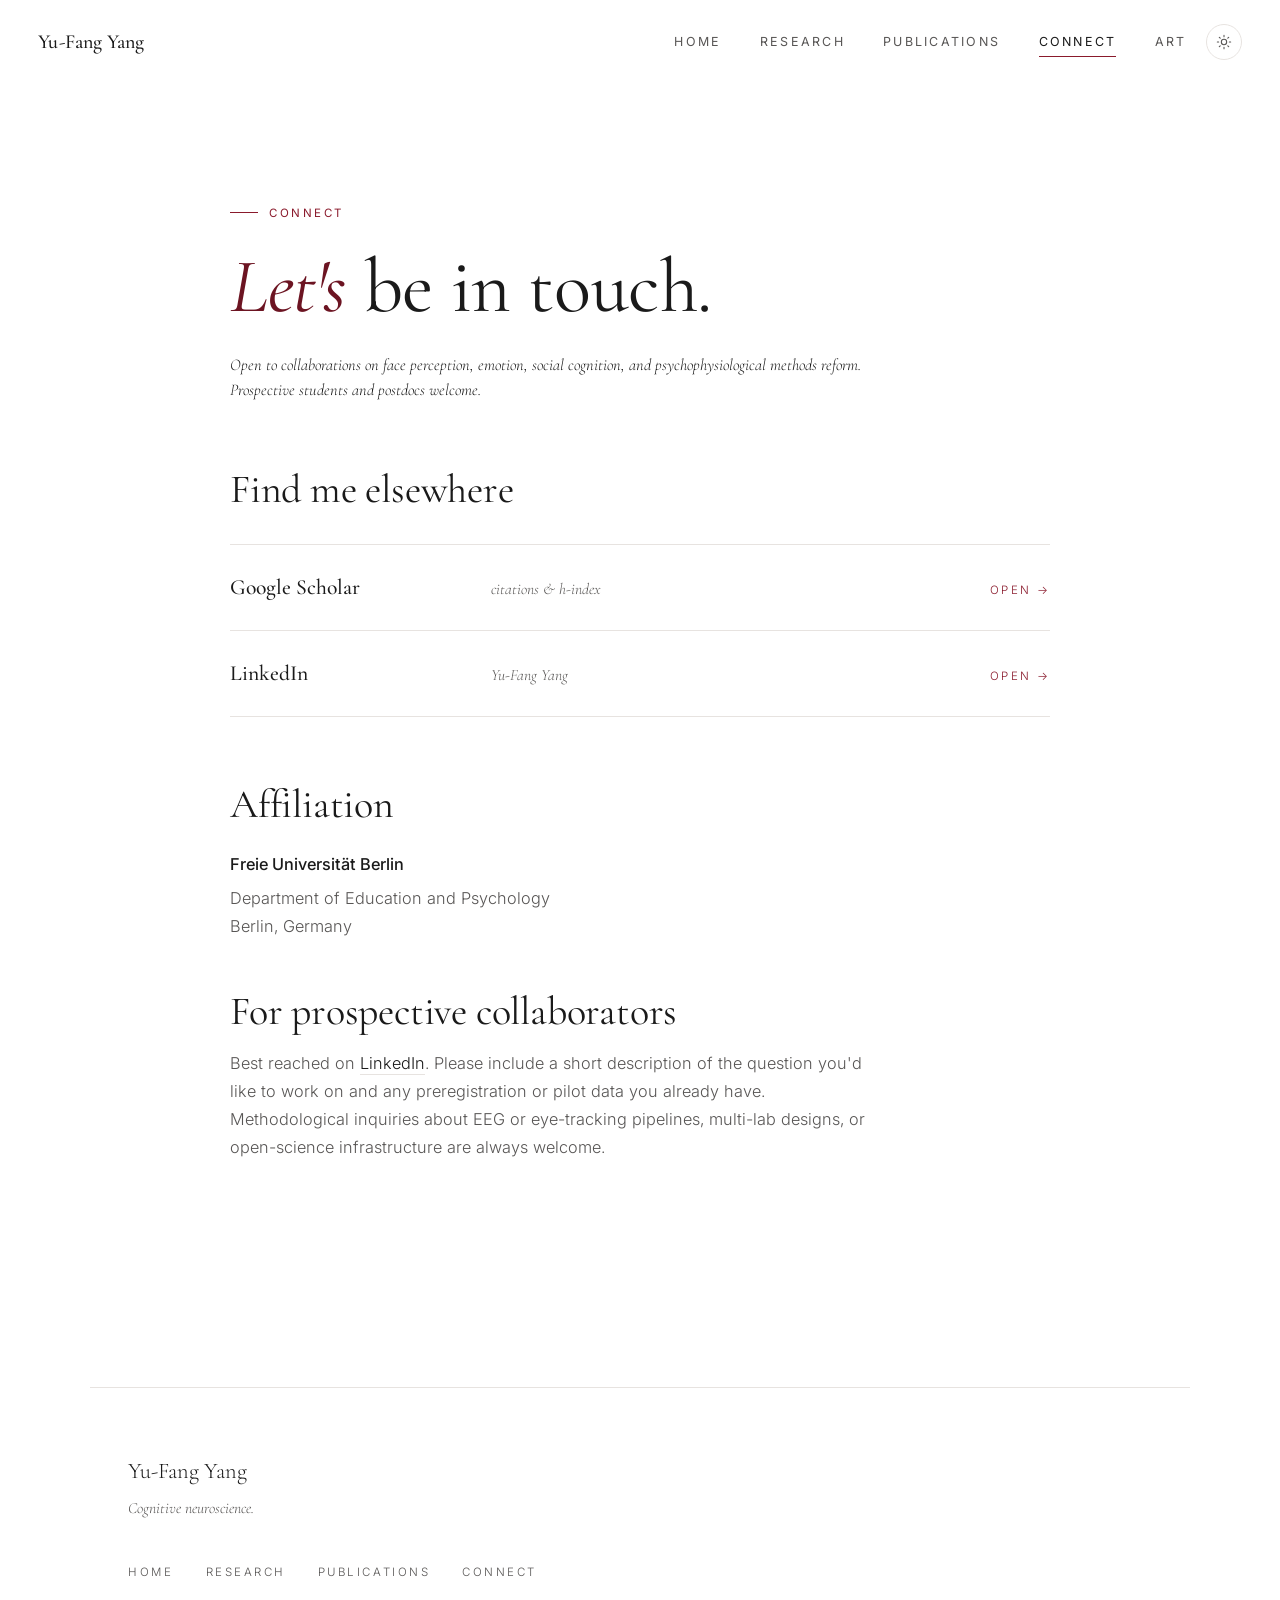
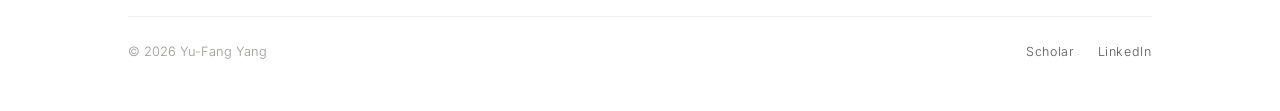
<file: connect.html>
<!DOCTYPE html>
<html lang="en">
<head>
    <meta charset="UTF-8">
    <meta name="viewport" content="width=device-width, initial-scale=1.0">
    <meta name="description" content="Connect with Yu-Fang Yang — Google Scholar and LinkedIn.">
    <meta name="theme-color" content="#ffffff">
    <title>Connect · Yu-Fang Yang</title>
    <link rel="preconnect" href="https://fonts.googleapis.com">
    <link rel="preconnect" href="https://fonts.gstatic.com" crossorigin>
    <link href="https://fonts.googleapis.com/css2?family=Cormorant+Garamond:ital,wght@0,400;0,500;0,600;1,400;1,500&family=Inter:wght@300;400;500&display=swap" rel="stylesheet">
    <link rel="stylesheet" href="style.css">
    <script>
        (function(){
            try {
                var t = localStorage.getItem('theme');
                if (!t) t = 'light';
                document.documentElement.setAttribute('data-theme', t);
            } catch(e) {}
        })();
    </script>
</head>
<body>
    <a href="#main" class="skip-nav">Skip to main content</a>

    <nav id="navbar">
        <a href="index.html" class="nav-logo">Yu-Fang Yang</a>
        <div class="nav-inner">
            <div class="nav-links" id="navLinks">
                <a href="index.html">Home</a>
                <a href="research.html">Research</a>
                <a href="publications.html">Publications</a>
                <a href="connect.html" class="active">Connect</a>
            <a href="neyeronstein.html">Art</a>
</div>
            <button class="theme-toggle" id="themeToggle" aria-label="Toggle theme" title="Toggle theme">
                <svg class="icon-sun" viewBox="0 0 24 24" fill="none" stroke="currentColor" stroke-width="1.6" stroke-linecap="round" stroke-linejoin="round">
                    <circle cx="12" cy="12" r="4"/>
                    <path d="M12 2v2M12 20v2M4.93 4.93l1.41 1.41M17.66 17.66l1.41 1.41M2 12h2M20 12h2M4.93 19.07l1.41-1.41M17.66 6.34l1.41-1.41"/>
                </svg>
                <svg class="icon-moon" viewBox="0 0 24 24" fill="none" stroke="currentColor" stroke-width="1.6" stroke-linecap="round" stroke-linejoin="round">
                    <path d="M21 12.79A9 9 0 1 1 11.21 3 7 7 0 0 0 21 12.79z"/>
                </svg>
            </button>
            <button class="nav-toggle" id="navToggle" aria-label="Toggle menu">
                <span aria-hidden="true"></span>
                <span aria-hidden="true"></span>
                <span aria-hidden="true"></span>
            </button>
        </div>
    </nav>

    <main id="main">
        <section class="section fade-in">
            <article class="page-content">
                <span class="eyebrow">Connect</span>
                <h1><em class="display-italic">Let's</em> be in touch.</h1>
                <p class="page-lede">
                    Open to collaborations on face perception, emotion, social cognition, and psychophysiological methods reform. Prospective students and postdocs welcome.
                </p>

                <h2>Find me elsewhere</h2>
                <ul class="elsewhere-list">
                    <li>
                        <a href="https://scholar.google.com/citations?user=qEgjV44AAAAJ&amp;hl=en" target="_blank" rel="noopener">
                            <span class="e-name">Google Scholar</span>
                            <span class="e-handle"><em>citations &amp; h-index</em></span>
                            <span class="e-arrow">Open &rarr;</span>
                        </a>
                    </li>
                    <li>
                        <a href="https://www.linkedin.com/feed/" target="_blank" rel="noopener">
                            <span class="e-name">LinkedIn</span>
                            <span class="e-handle"><em>Yu-Fang Yang</em></span>
                            <span class="e-arrow">Open &rarr;</span>
                        </a>
                    </li>
                </ul>

                <h2>Affiliation</h2>
                <div class="contact-block">
                    <p><strong>Freie Universität Berlin</strong></p>
                    <p>Department of Education and Psychology<br>Berlin, Germany</p>
                </div>

                <h2>For prospective collaborators</h2>
                <p style="color: var(--ink-mute); max-width: var(--text-maxw);">
                    Best reached on <a href="https://www.linkedin.com/feed/" target="_blank" rel="noopener">LinkedIn</a>. Please include a short description of the question you'd like to work on and any preregistration or pilot data you already have. Methodological inquiries about EEG or eye-tracking pipelines, multi-lab designs, or open-science infrastructure are always welcome.
                </p>
            </article>
        </section>
    </main>

    <footer>
        <span class="footer-brand">Yu-Fang Yang</span>
        <p class="footer-tag"><em>Cognitive neuroscience.</em></p>
        <nav class="footer-nav" aria-label="Footer navigation">
            <a href="index.html">Home</a>
            <a href="research.html">Research</a>
            <a href="publications.html">Publications</a>
            <a href="connect.html">Connect</a>
        </nav>
        <div class="footer-row">
            <span>© 2026 Yu-Fang Yang</span>
            <div class="footer-right">
                <a href="https://scholar.google.com/citations?user=qEgjV44AAAAJ&amp;hl=en" target="_blank" rel="noopener">Scholar</a>
                <a href="https://www.linkedin.com/feed/" target="_blank" rel="noopener">LinkedIn</a>
            </div>
        </div>
    </footer>

    <script src="script.js"></script>
</body>
</html>
</file>
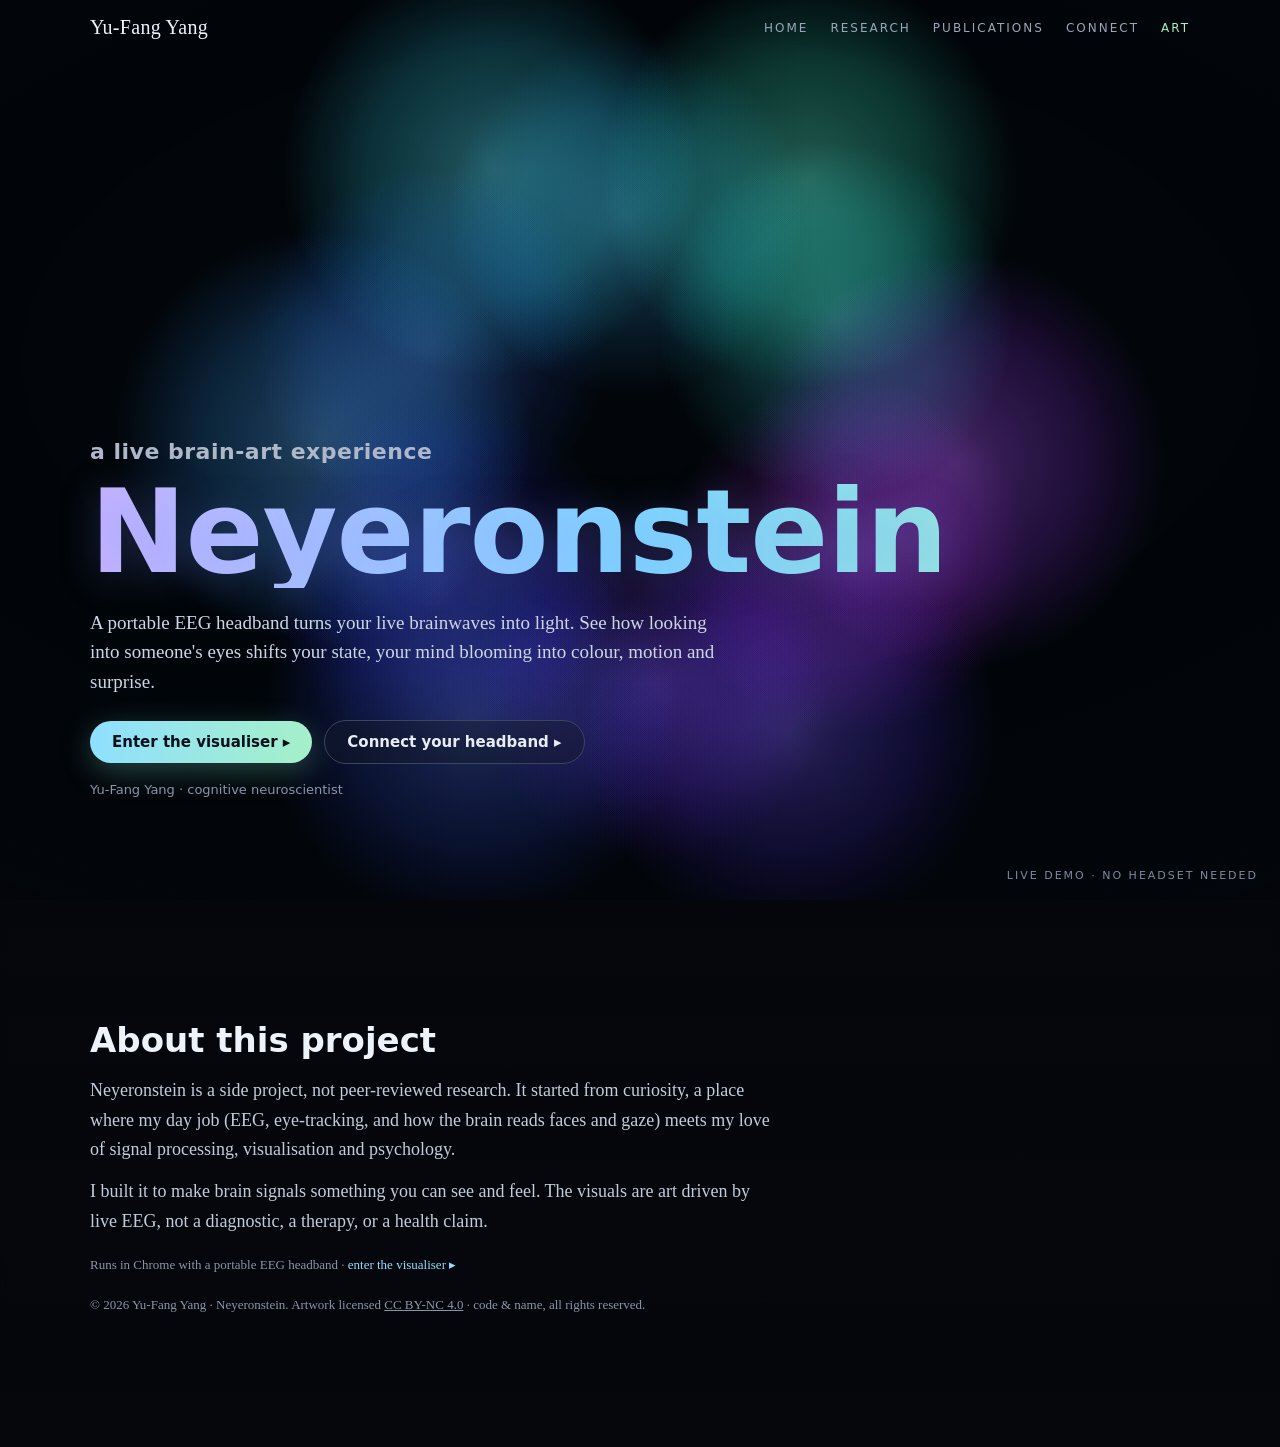
<file: eyenstein.html>
<!DOCTYPE html><html lang="en"><head><meta charset="utf-8"><title>Neyeronstein</title>
<meta http-equiv="refresh" content="0; url=/neyeronstein.html">
<link rel="canonical" href="/neyeronstein.html"></head>
<body style="font-family:system-ui;background:#05060a;color:#eef2fb">Moved to <a href="/neyeronstein.html" style="color:#8fe0ff">Neyeronstein</a>.</body></html>
</file>
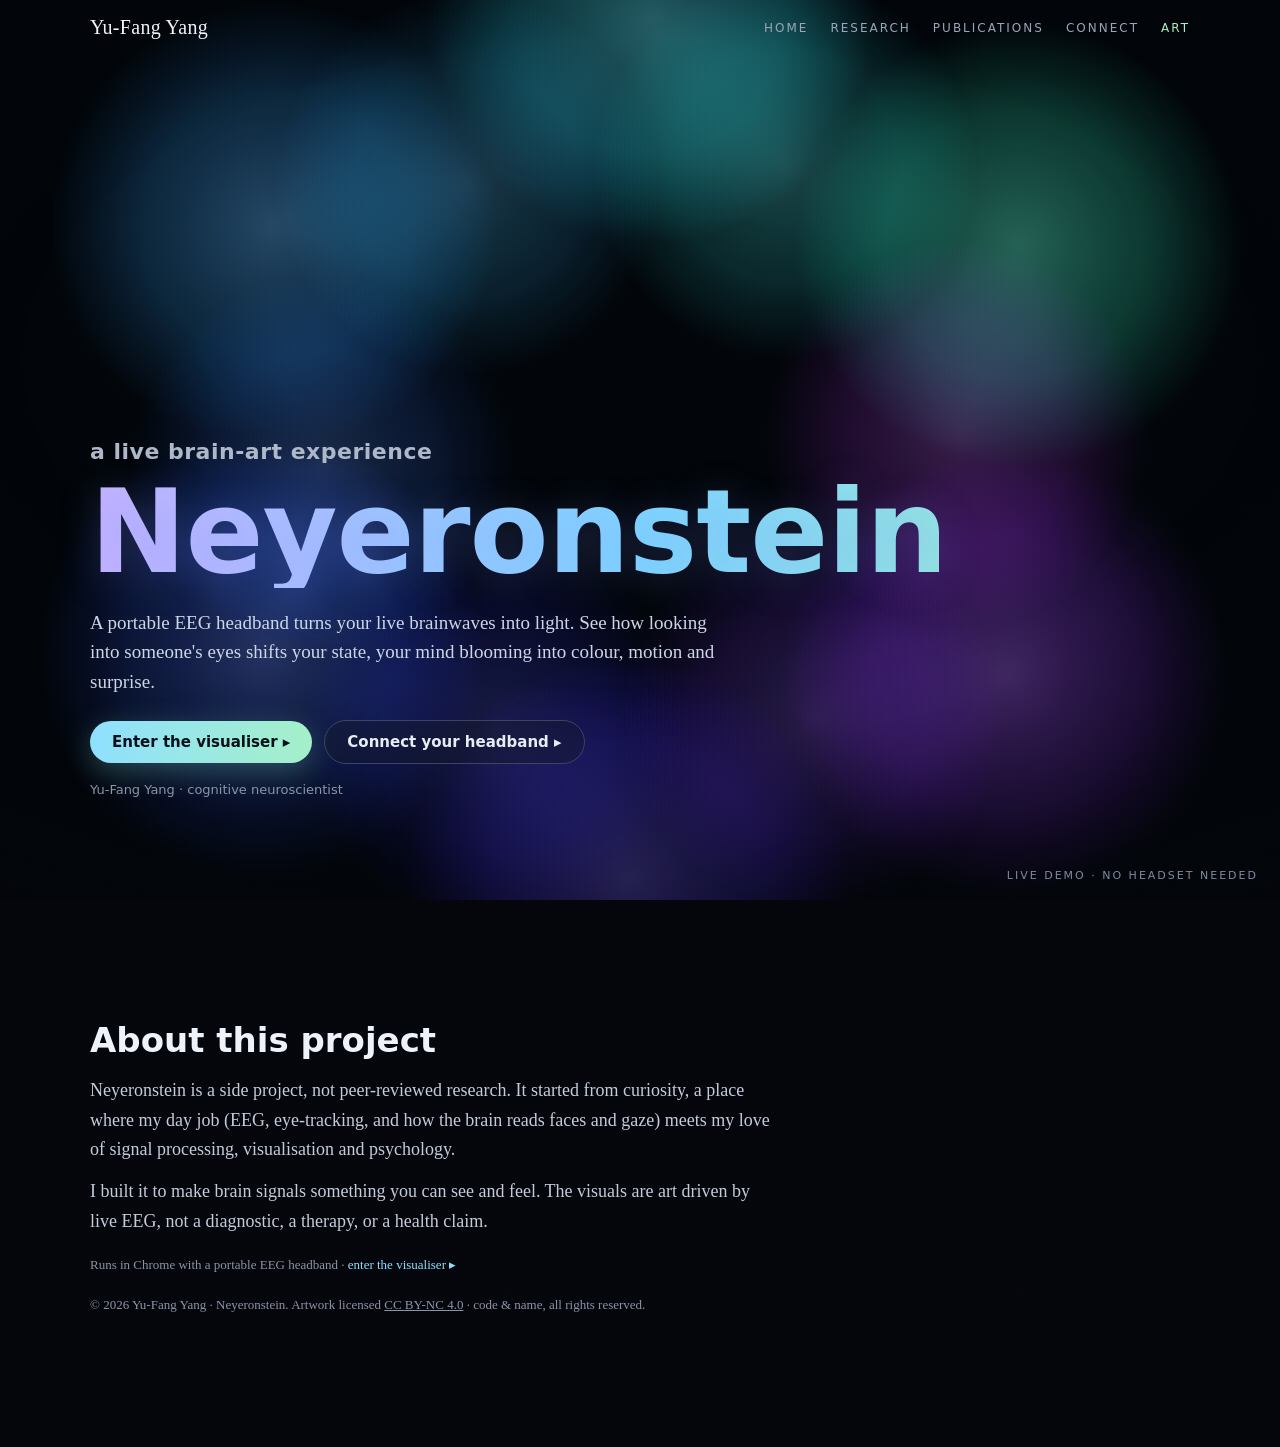
<file: neyeronstein.html>
<!DOCTYPE html>
<html lang="en">
<head>
<meta charset="UTF-8" />
<meta name="viewport" content="width=device-width, initial-scale=1.0" />
<title>Neyeronstein — live brain art</title>
<meta name="description" content="Neyeronstein turns your live brainwaves into light. A portable EEG headband reads your brain as you wear it." />
<style>
  :root{ color-scheme:dark; }
  *{ box-sizing:border-box; }
  html,body{ margin:0; height:100%; }
  body{ font-family:'Georgia',serif; background:#05060a; color:#eef2fb; overflow-x:hidden; }
  canvas{ position:fixed; inset:0; z-index:1; display:block; }
  #veil{ position:fixed; inset:0; z-index:2; pointer-events:none;
    background:radial-gradient(120% 90% at 50% 40%, transparent 40%, rgba(4,5,10,0.55) 100%); }
  #hero{ position:relative; min-height:100vh; z-index:3; display:flex; flex-direction:column; justify-content:flex-end;
    padding:min(8vw,90px); gap:14px; }
  h1{ font-family:system-ui,-apple-system,Segoe UI,sans-serif; font-weight:800; letter-spacing:-1px;
    font-size:clamp(44px,9vw,120px); margin:0; line-height:.95;
    background:linear-gradient(92deg,#c7b3ff,#7fd7ff,#a5f0c8); -webkit-background-clip:text; background-clip:text; color:transparent;
    text-shadow:0 6px 40px rgba(120,140,255,.25); }
  .sub{ font-family:system-ui,-apple-system,Segoe UI,sans-serif; font-weight:600; letter-spacing:.5px;
    font-size:clamp(15px,2.4vw,22px); color:#aeb8c9; margin:0; }
  p.desc{ max-width:640px; font-size:clamp(15px,2.2vw,19px); line-height:1.55; color:#cdd6e6; margin:6px 0 4px; }
  .row{ display:flex; gap:12px; flex-wrap:wrap; align-items:center; margin-top:6px; }
  a.btn{ font-family:system-ui,sans-serif; font-weight:700; font-size:15px; text-decoration:none; padding:12px 22px;
    border-radius:40px; cursor:pointer; }
  a.primary{ color:#04101a; background:linear-gradient(92deg,#8fe0ff,#a5f0c8); box-shadow:0 8px 30px rgba(120,220,200,.3); }
  a.ghost{ color:#e8ecf3; border:1px solid #3a4560; background:rgba(20,26,40,.4); }
  .credit{ font-family:system-ui,sans-serif; font-size:13px; color:#8b95a8; margin-top:4px; }
  #modeTag{ position:fixed; bottom:18px; right:22px; z-index:5; font-family:system-ui,sans-serif;
    font-size:11px; letter-spacing:2px; text-transform:uppercase; color:#7f8aa0; }
  #nav{ position:fixed; top:0; left:0; right:0; z-index:6; display:flex; align-items:center; justify-content:space-between;
    padding:16px min(8vw,90px); }
  #nav .brand{ font-family:'Georgia',serif; font-size:20px; color:#eef2fb; text-decoration:none; letter-spacing:.3px; }
  #nav .links{ display:flex; gap:22px; align-items:center; flex-wrap:wrap; }
  #nav a.n{ font-family:system-ui,sans-serif; font-size:12px; letter-spacing:2px; text-transform:uppercase; color:#9aa5b8; text-decoration:none; }
  #nav a.n.active{ color:#a5f0c8; }
  #about{ position:relative; z-index:3; background:linear-gradient(180deg, rgba(6,7,13,.55), rgba(6,7,13,.94)); backdrop-filter:blur(4px);
    padding:min(11vw,120px) min(8vw,90px); }
  #about h2{ font-family:system-ui,sans-serif; font-size:clamp(22px,4vw,34px); margin:0 0 16px; color:#eef2fb; }
  #about p{ max-width:680px; font-size:clamp(15px,2.1vw,18px); line-height:1.65; color:#c3ccdb; margin:0 0 12px; }
  #about .small{ font-size:13px; color:#8b95a8; margin-top:18px; }
  @media(max-width:640px){ #hero{ justify-content:center; text-align:left; } #nav{ gap:8px; } }
</style>
</head>
<body>
  <canvas id="art"></canvas>
  <div id="veil"></div>
  <nav id="nav">
    <a class="brand" href="/">Yu-Fang Yang</a>
    <div class="links">
      <a class="n" href="/">Home</a><a class="n" href="/research.html">Research</a>
      <a class="n" href="/publications.html">Publications</a><a class="n" href="/connect.html">Connect</a>
      <a class="n active" href="/neyeronstein.html">Art</a>
    </div>
  </nav>
  <div id="modeTag">live demo · no headset needed</div>
  <div id="hero">
    <p class="sub">a live brain-art experience</p>
    <h1>Neyeronstein</h1>
    <p class="desc">A portable EEG headband turns your live brainwaves into light. See how looking into someone's eyes shifts your state, your mind blooming into colour, motion and surprise.</p>
    <div class="row">
      <a class="btn primary" href="/MuseGaze/index.html">Enter the visualiser ▸</a>
      <a class="btn ghost" href="/MuseGaze/control.html">Connect your headband ▸</a>
    </div>
    <p class="credit">Yu-Fang Yang · cognitive neuroscientist</p>
  </div>
  <section id="about">
    <h2>About this project</h2>
    <p>Neyeronstein is a side project, not peer-reviewed research. It started from curiosity, a place where my day job (EEG, eye-tracking, and how the brain reads faces and gaze) meets my love of signal processing, visualisation and psychology.</p>
    <p>I built it to make brain signals something you can see and feel. The visuals are art driven by live EEG, not a diagnostic, a therapy, or a health claim.</p>
    <p class="small">Runs in Chrome with a portable EEG headband · <a href="/MuseGaze/index.html" style="color:#8fe0ff;text-decoration:none">enter the visualiser ▸</a></p>
    <p class="small">© 2026 Yu-Fang Yang · Neyeronstein. Artwork licensed <a href="https://creativecommons.org/licenses/by-nc/4.0/" style="color:#8b95a8">CC BY-NC 4.0</a> · code &amp; name, all rights reserved.</p>
  </section>

<script>
// ===========================================================================
//  Neyeronstein landing — a SELF-RUNNING demo. A built-in simulated brain signal
//  (no headset) drives the same visuals as the live app, cycling through them.
// ===========================================================================
const canvas=document.getElementById('art'), ctx=canvas.getContext('2d');
function resize(){ canvas.width=innerWidth; canvas.height=innerHeight; } addEventListener('resize',resize); resize();

// simulated brain: a slow calm<->active cycle so the butterfly rests then flaps, the bloom opens then closes
const F={Delta:.25,Theta:.3,Alpha:.6,Beta:.3,Gamma:.15,FAA:.55,HRV:.5};
let T=0;
function simBrain(){ T+=0.0075;
  const calm=0.5+0.5*Math.sin(T*0.55);
  F.Alpha=0.18+0.62*calm;
  F.Beta =0.12+0.5*(1-calm)+0.08*Math.sin(T*3.1);
  F.Gamma=0.05+0.34*(1-calm)+0.05*Math.sin(T*5.0);
  F.Theta=0.28+0.18*Math.sin(T*0.7);
  F.FAA =0.5+0.16*Math.sin(T*0.33);
  F.HRV =0.45+0.25*calm;
}
let breathPhase=0; function stepBreath(){ breathPhase+=Math.PI*2*(6/60)/60; return 0.5+0.5*Math.sin(breathPhase); }
function warm(){ return (F.FAA-0.5)*70; }

// ---- BLOOM
let bloomRot=0;
function drawBloom(breath){ const w=canvas.width,h=canvas.height; ctx.fillStyle='rgba(6,7,13,0.16)'; ctx.fillRect(0,0,w,h);
  const cx=w/2,cy=h/2,R=Math.min(w,h),petals=6,layers=2;
  const aEff=Math.min(1,F.Alpha*1.6), disc=R*(0.12+aEff*0.14), spread=disc*(0.72+breath*0.7)*(0.85+aEff*0.7), hueC=(272-warm()+360)%360;
  bloomRot+=0.0015+F.Beta*0.018; ctx.globalCompositeOperation='lighter';
  for(let L=0;L<layers;L++){ const orb=spread*(1-L*0.26), rr=disc*(1-L*0.14), A=(0.08+aEff*0.06+F.HRV*0.03)*(1-L*0.3);
    for(let i=0;i<petals;i++){ const a=bloomRot*(L%2?-1:1)+i/petals*Math.PI*2+L*0.5, px=cx+Math.cos(a)*orb, py=cy+Math.sin(a)*orb, hue=(hueC-i/petals*128+L*14+360)%360;  // purple → blue → green
      const rg=ctx.createRadialGradient(px,py,0,px,py,rr); rg.addColorStop(0,`hsla(${hue},85%,66%,${A})`); rg.addColorStop(0.6,`hsla(${hue},82%,56%,${A*0.55})`); rg.addColorStop(1,`hsla(${hue},80%,50%,0)`);
      ctx.fillStyle=rg; ctx.beginPath(); ctx.arc(px,py,rr,0,Math.PI*2); ctx.fill(); } }
  ctx.globalCompositeOperation='source-over';
}
// ---- PLASMA
let plasmaBlobs=[],plasmaT=0; const PH=[275,240,205,175,150,40,320,190];
function initPlasma(){ plasmaBlobs=[]; for(let i=0;i<8;i++) plasmaBlobs.push({sx:.28+.13*((i*.7)%1),sy:.24+.11*((i*.53)%1),ax:.32+.14*((i*.37)%1),ay:.32+.14*((i*.61)%1),px:i*.9,py:i*1.7+1,hue:PH[i%PH.length]}); }
function drawPlasma(breath){ const w=canvas.width,h=canvas.height; if(!plasmaBlobs.length)initPlasma();
  ctx.fillStyle='rgba(3,3,8,0.20)'; ctx.fillRect(0,0,w,h); plasmaT+=0.006+F.Beta*0.022; ctx.globalCompositeOperation='lighter'; const R=Math.max(w,h);
  for(const b of plasmaBlobs){ const x=w*(0.5+b.ax*Math.sin(plasmaT*b.sx+b.px)), y=h*(0.5+b.ay*Math.sin(plasmaT*b.sy+b.py)), rad=R*(0.14+F.Alpha*0.14+0.05*Math.sin(plasmaT*1.3))*(0.82+breath*0.3), hue=(b.hue-warm()+360)%360, inten=0.075+F.Alpha*0.06;
    const rg=ctx.createRadialGradient(x,y,0,x,y,rad); rg.addColorStop(0,`hsla(${hue},95%,58%,${inten})`); rg.addColorStop(0.45,`hsla(${hue},88%,48%,${inten*0.45})`); rg.addColorStop(1,`hsla(${hue},85%,42%,0)`);
    ctx.fillStyle=rg; ctx.beginPath(); ctx.arc(x,y,rad,0,Math.PI*2); ctx.fill(); }
  ctx.globalCompositeOperation='source-over';
}
// ---- BUTTERFLY on a flower
let flapPhase=0;
function wingPath(fore,s){ ctx.beginPath();
  if(fore){ ctx.moveTo(0,-0.04*s); ctx.bezierCurveTo(0.12*s,-0.60*s,0.60*s,-0.66*s,0.70*s,-0.30*s); ctx.bezierCurveTo(0.78*s,-0.04*s,0.42*s,-0.02*s,0,-0.04*s); }
  else{ ctx.moveTo(0,0.04*s); ctx.bezierCurveTo(0.34*s,0.06*s,0.56*s,0.40*s,0.34*s,0.64*s); ctx.bezierCurveTo(0.22*s,0.78*s,0.05*s,0.44*s,0,0.04*s); } ctx.closePath(); }
function drawFlower(cx,by,fs){ const h=canvas.height;
  ctx.strokeStyle='rgba(74,132,84,0.9)'; ctx.lineWidth=fs*0.09; ctx.lineCap='round';
  ctx.beginPath(); ctx.moveTo(cx,h); ctx.quadraticCurveTo(cx-fs*0.7,(by+h)/2,cx,by+fs*0.1); ctx.stroke();
  ctx.save(); ctx.translate(cx-fs*0.55,(by+h)/2-fs*0.2); ctx.rotate(-0.7); ctx.fillStyle='rgba(86,156,96,0.85)'; ctx.beginPath(); ctx.ellipse(0,0,fs*0.7,fs*0.26,0,0,Math.PI*2); ctx.fill(); ctx.restore();
  for(let i=0;i<7;i++){ const a=i/7*Math.PI*2; ctx.save(); ctx.translate(cx+Math.cos(a)*fs*0.5,by+Math.sin(a)*fs*0.5); ctx.rotate(a);
    const pg=ctx.createRadialGradient(0,0,0,0,0,fs*0.62); pg.addColorStop(0,'hsla(342,85%,86%,0.97)'); pg.addColorStop(1,'hsla(338,80%,64%,0.94)');
    ctx.fillStyle=pg; ctx.beginPath(); ctx.ellipse(fs*0.28,0,fs*0.42,fs*0.24,0,0,Math.PI*2); ctx.fill(); ctx.restore(); }
  ctx.fillStyle='hsla(46,92%,62%,1)'; ctx.beginPath(); ctx.arc(cx,by,fs*0.34,0,Math.PI*2); ctx.fill();
}
function drawOneButterfly(cx,cy,s,wingOpen,hueC){
  for(const fore of [false,true]) for(const side of [-1,1]){ ctx.save(); ctx.translate(cx,cy); ctx.scale(side*wingOpen,1); wingPath(fore,s);
    const hue=fore?hueC:(hueC+32)%360, cyG=fore?-0.22*s:0.28*s, rg=ctx.createRadialGradient(0.15*s,cyG,0,0.15*s,cyG,0.8*s);
    rg.addColorStop(0,`hsla(${hue},92%,42%,1)`); rg.addColorStop(0.55,`hsla(${hue},90%,58%,1)`); rg.addColorStop(1,`hsla(${(hue+18)%360},95%,72%,1)`);
    ctx.fillStyle=rg; ctx.fill(); ctx.strokeStyle=`hsla(${hue},55%,14%,0.7)`; ctx.lineWidth=Math.max(1,s*0.018); ctx.stroke();
    ctx.fillStyle='#fff'; const dots=fore?[[0.52,-0.44],[0.6,-0.30],[0.62,-0.16]]:[[0.4,0.46],[0.26,0.58]];
    for(const [dx,dy] of dots){ ctx.beginPath(); ctx.arc(dx*s,dy*s,s*0.032,0,Math.PI*2); ctx.fill(); } ctx.restore(); }
  ctx.fillStyle='rgba(14,14,22,1)'; ctx.beginPath(); ctx.ellipse(cx,cy,s*0.058,s*0.6,0,0,Math.PI*2); ctx.fill();
  ctx.beginPath(); ctx.arc(cx,cy-s*0.58,s*0.08,0,Math.PI*2); ctx.fill();
  ctx.strokeStyle='rgba(18,18,28,0.9)'; ctx.lineWidth=Math.max(1,s*0.016);
  for(const t of [-1,1]){ ctx.beginPath(); ctx.moveTo(cx,cy-s*0.63); ctx.quadraticCurveTo(cx+t*s*0.16,cy-s*0.88,cx+t*s*0.24,cy-s*0.8); ctx.stroke();
    ctx.fillStyle='rgba(18,18,28,0.9)'; ctx.beginPath(); ctx.arc(cx+t*s*0.24,cy-s*0.8,s*0.03,0,Math.PI*2); ctx.fill(); }
}
function drawButterfly(breath){ const w=canvas.width,h=canvas.height; ctx.fillStyle='rgba(7,8,16,0.30)'; ctx.fillRect(0,0,w,h);
  const cx=w/2,R=Math.min(w,h), arousal=Math.min(1,(F.Beta+F.Gamma)*1.15);
  flapPhase+=0.12+arousal*0.6; const wingOpen=Math.max(0.16,1-arousal*(0.5-0.5*Math.cos(flapPhase)));
  const s=R*(0.17+F.Alpha*0.11)*(0.94+breath*0.08), cy=h/2-R*0.06, blossomY=cy+s*0.62+s*0.55, hueC=(255-warm()+360)%360;
  ctx.globalCompositeOperation='lighter'; const gl=ctx.createRadialGradient(cx,cy,0,cx,cy,s*1.8);
  gl.addColorStop(0,`hsla(${hueC},80%,60%,${0.04+F.Alpha*0.16})`); gl.addColorStop(1,`hsla(${hueC},80%,55%,0)`);
  ctx.fillStyle=gl; ctx.beginPath(); ctx.arc(cx,cy,s*1.8,0,Math.PI*2); ctx.fill(); ctx.globalCompositeOperation='source-over';
  drawFlower(cx,blossomY,s*0.62); drawOneButterfly(cx,cy,s,wingOpen,hueC);
}

const MODES=[['bloom',drawBloom],['plasma',drawPlasma]];
let mi=0, lastSwitch=0; const tag=document.getElementById('modeTag');
function loop(ts){ simBrain(); const breath=stepBreath();
  if(ts-lastSwitch>13000){ mi=(mi+1)%MODES.length; lastSwitch=ts; ctx.fillStyle='#05060a'; ctx.fillRect(0,0,canvas.width,canvas.height);
    tag.textContent='live demo · '+MODES[mi][0]+' · no headset needed'; }
  MODES[mi][1](breath); requestAnimationFrame(loop);
}
ctx.fillStyle='#05060a'; ctx.fillRect(0,0,canvas.width,canvas.height); requestAnimationFrame(loop);
</script>
</body>
</html>
</file>
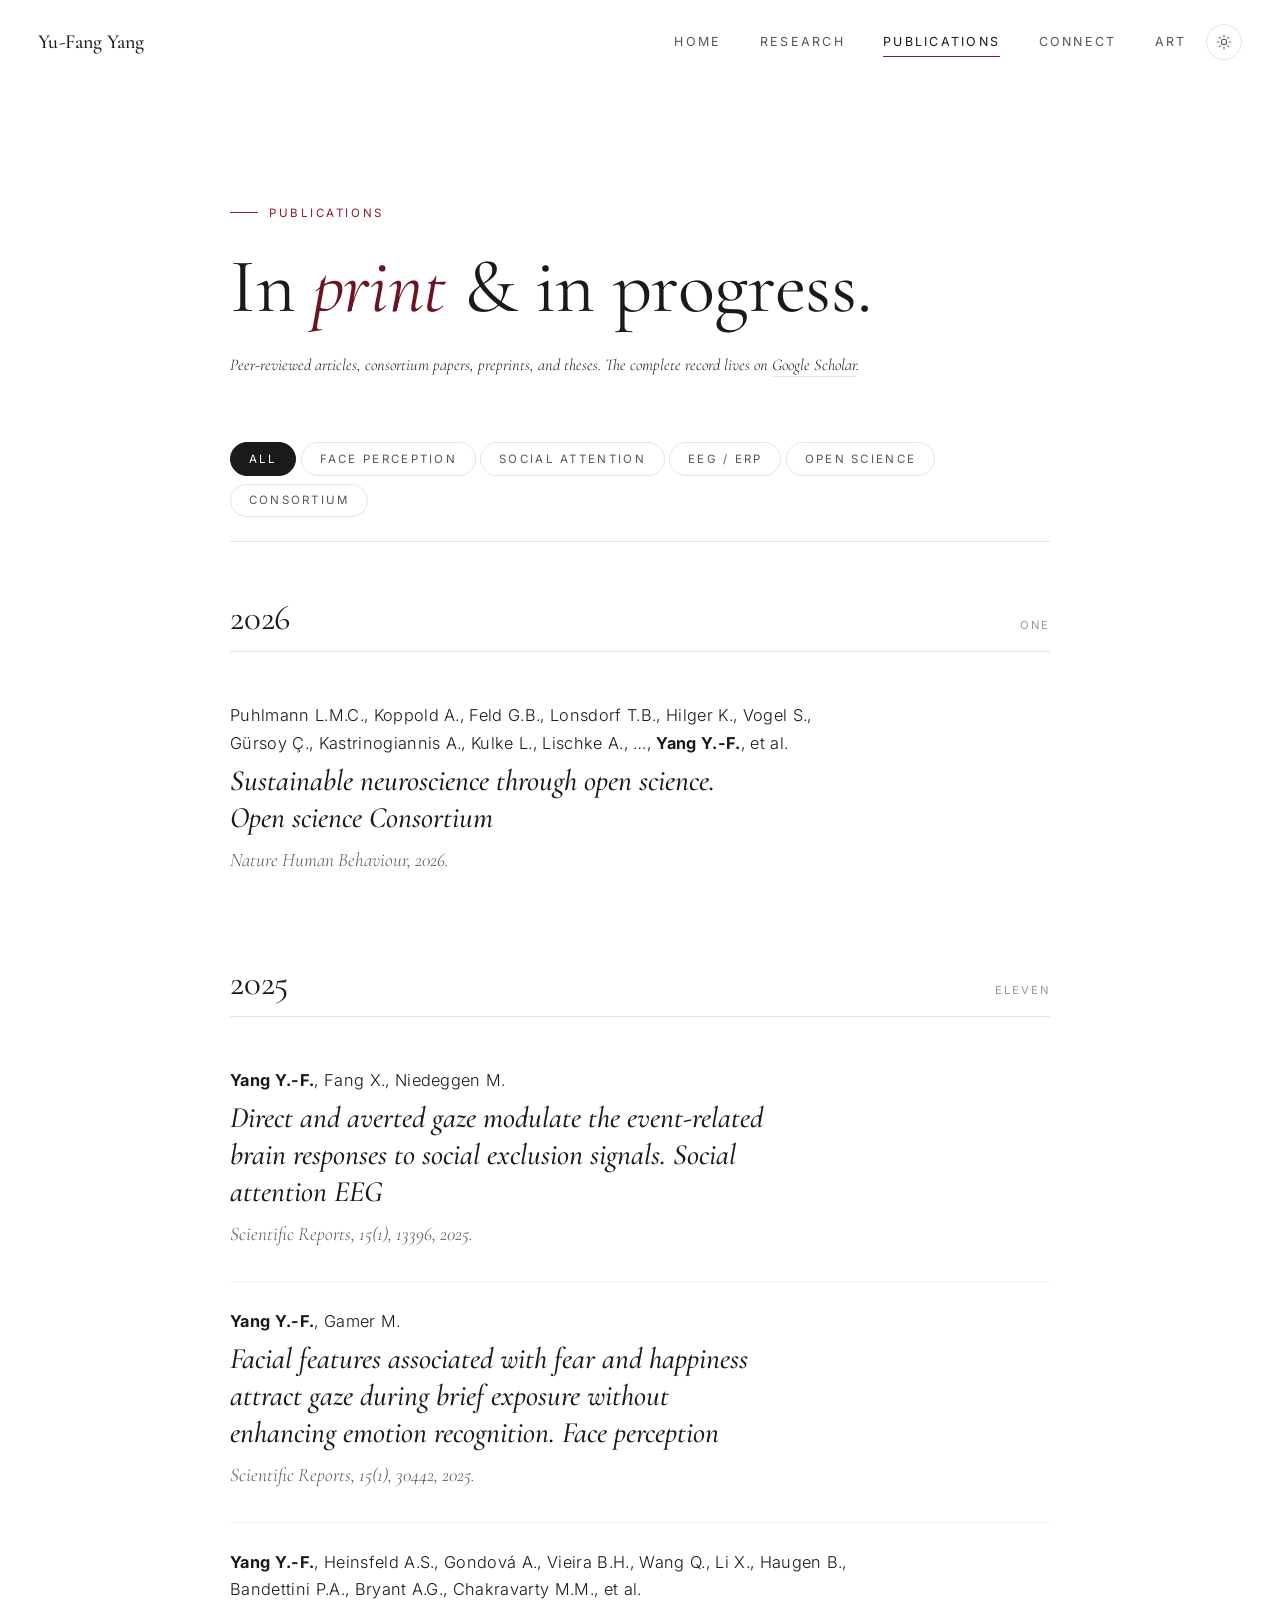
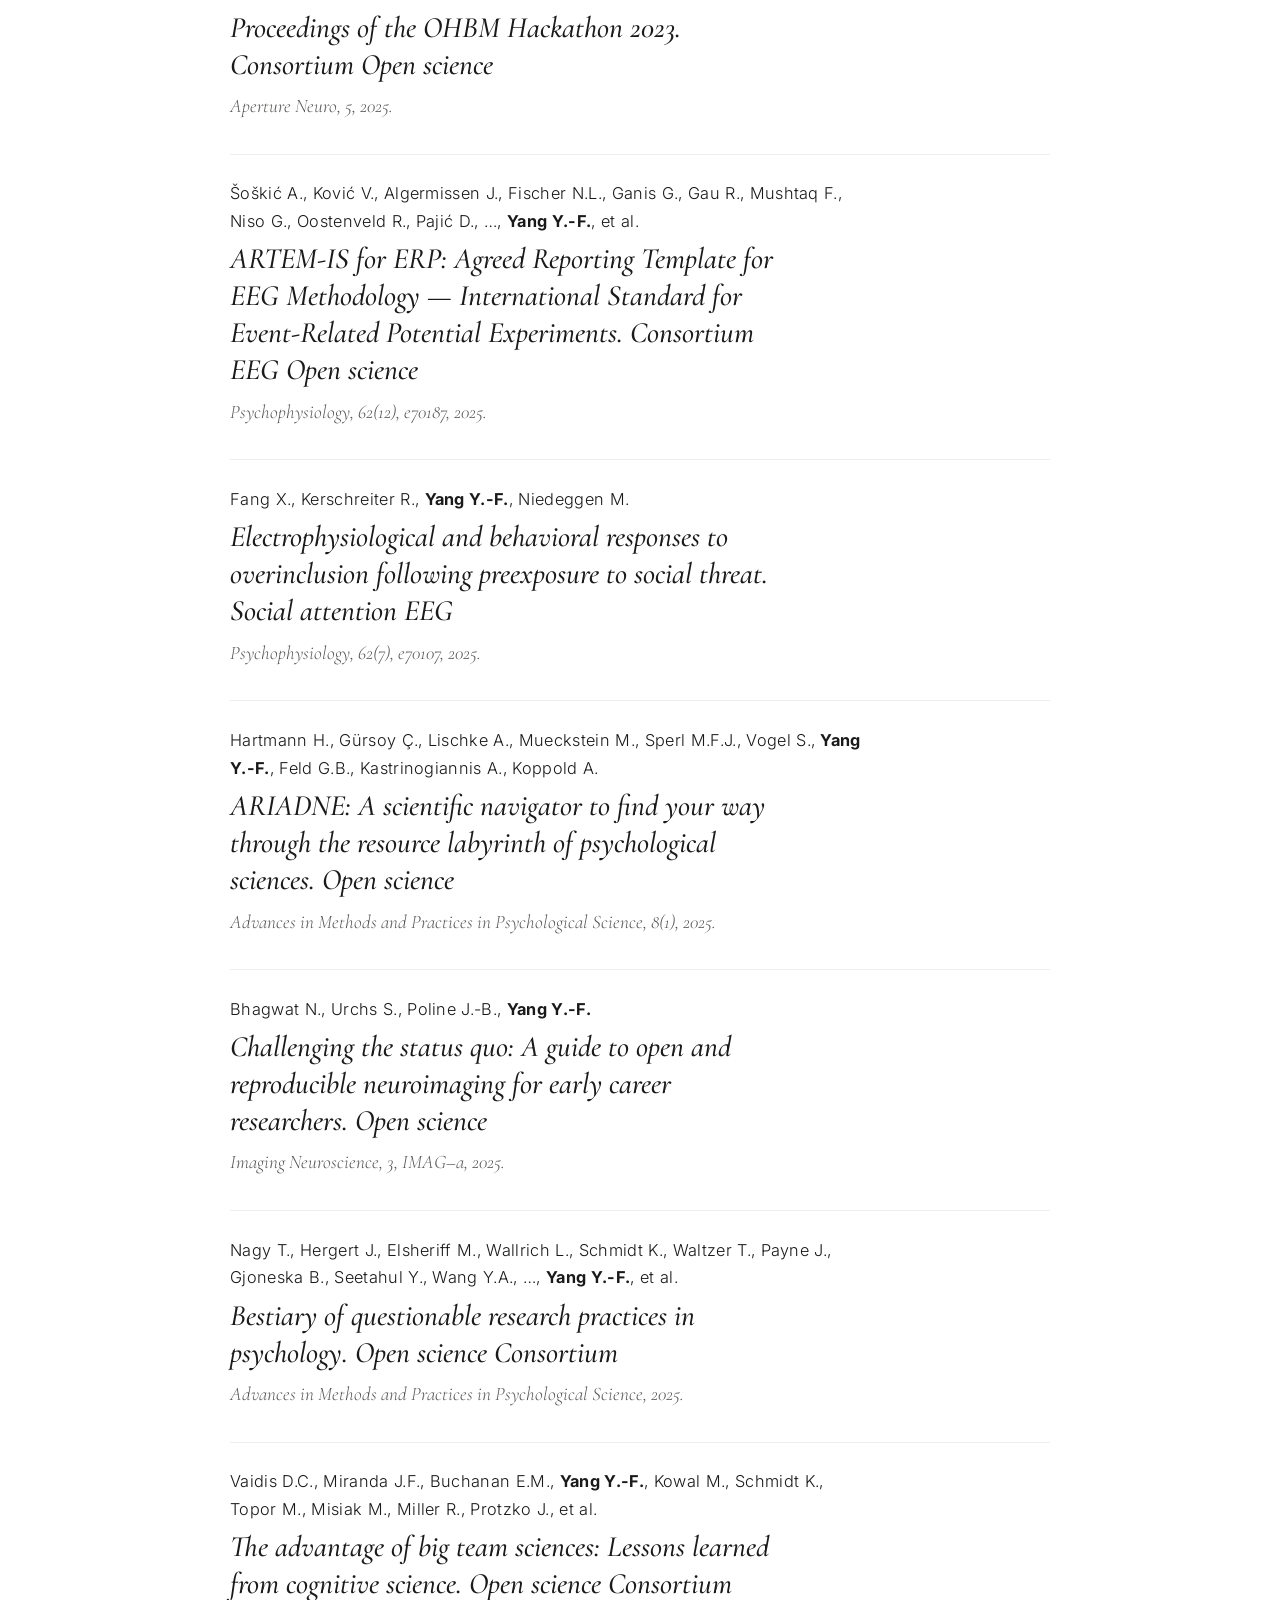
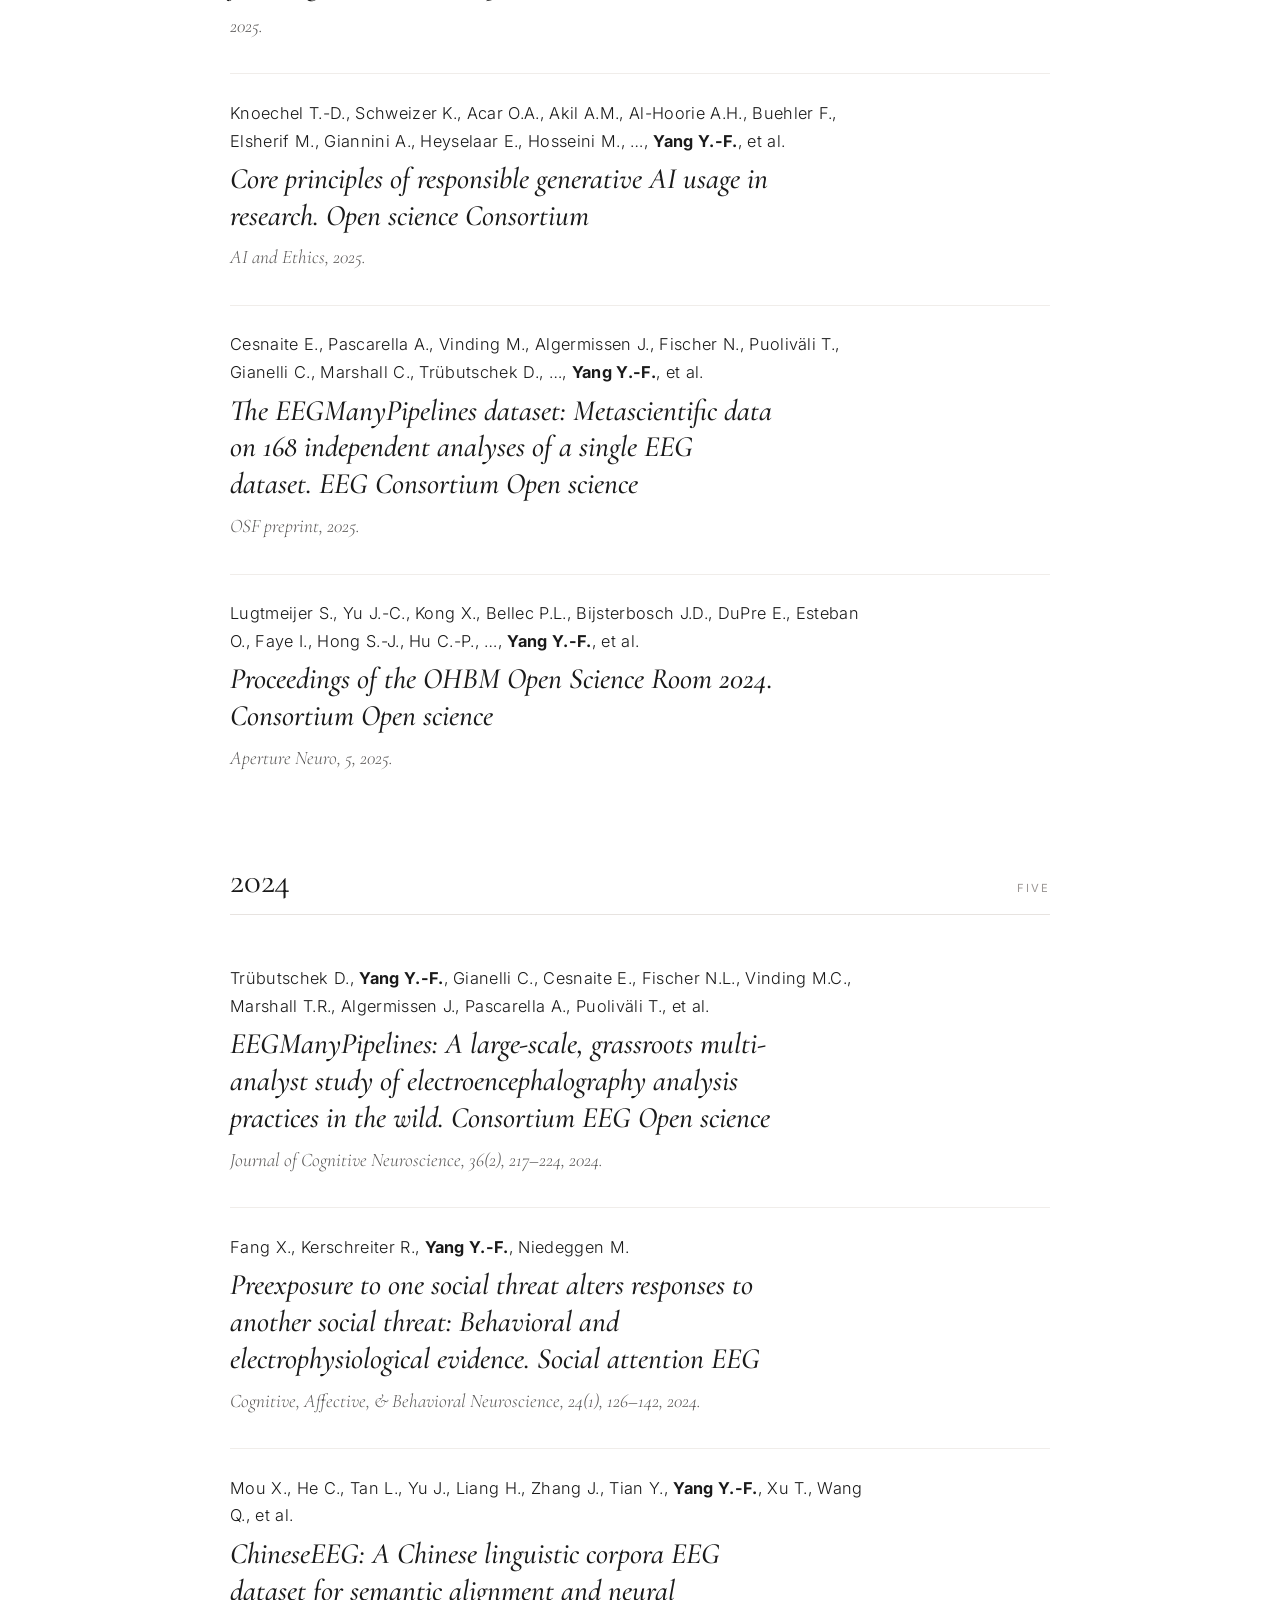
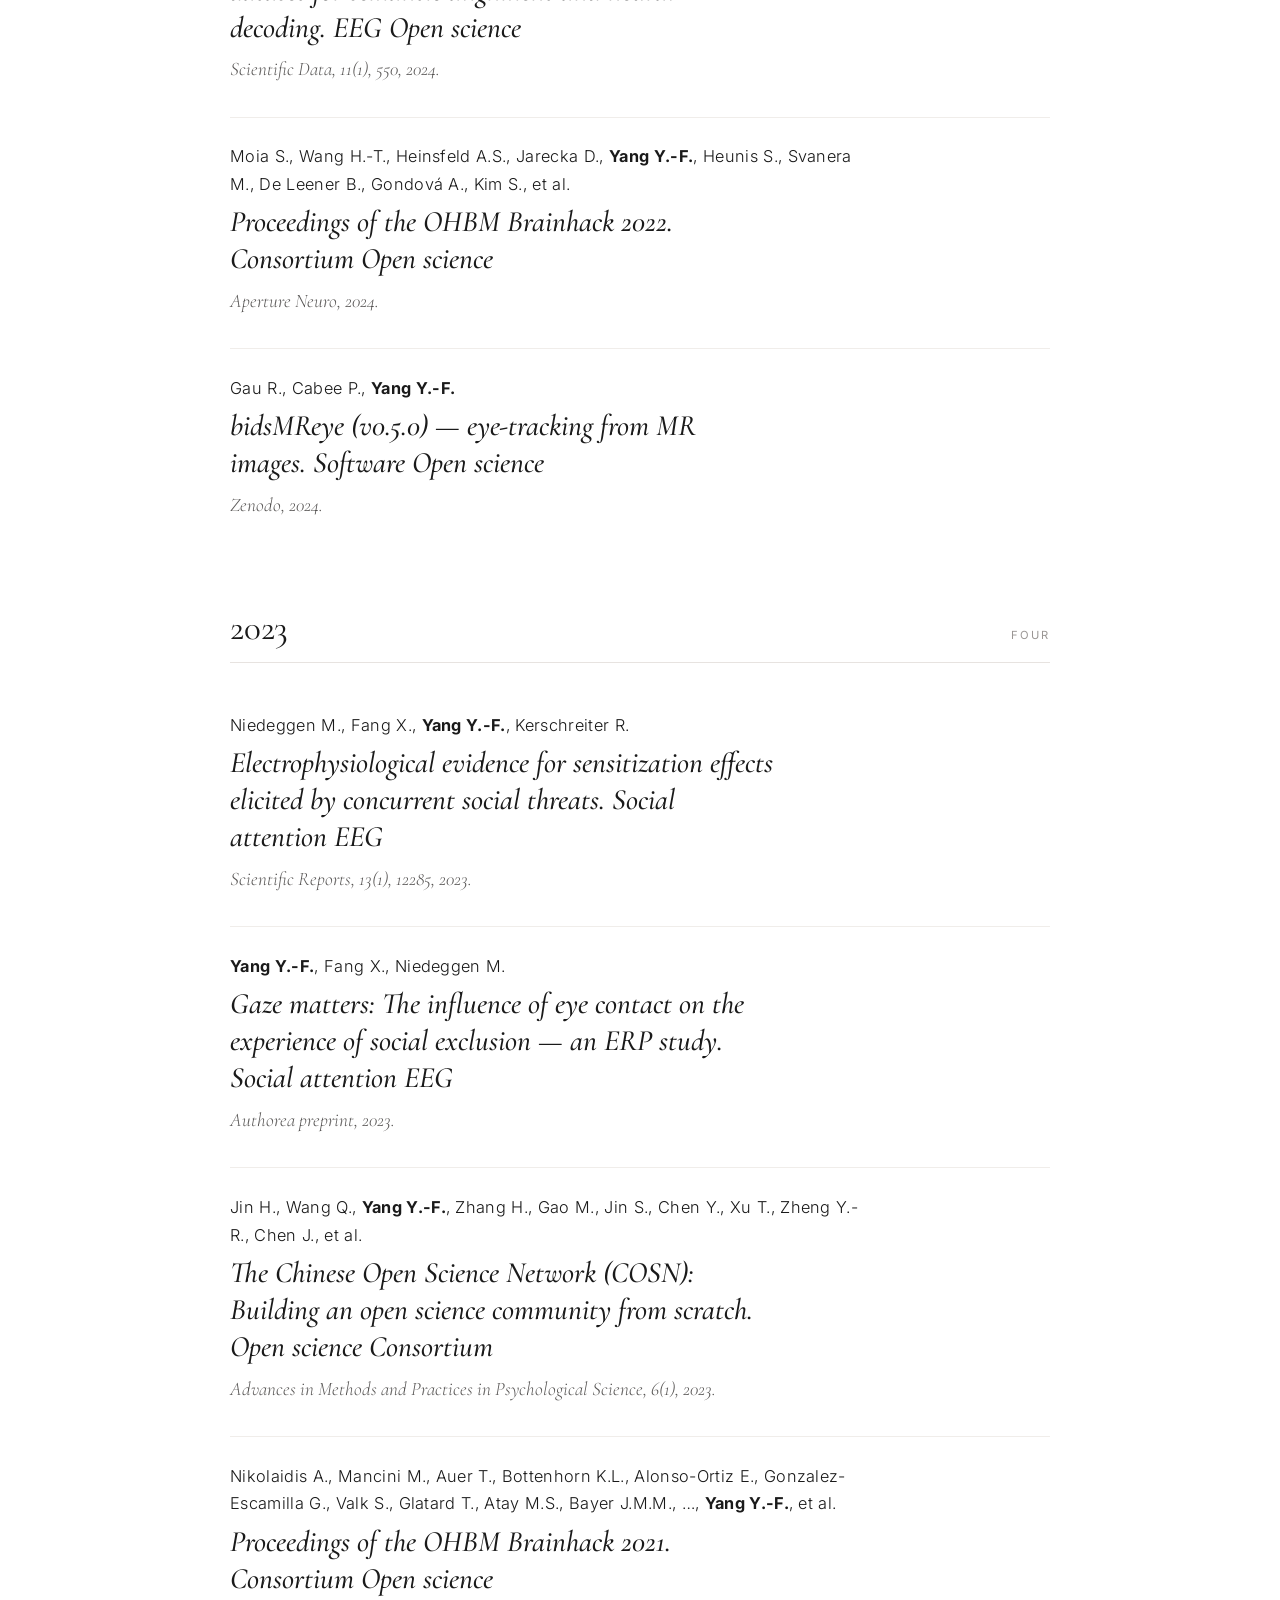
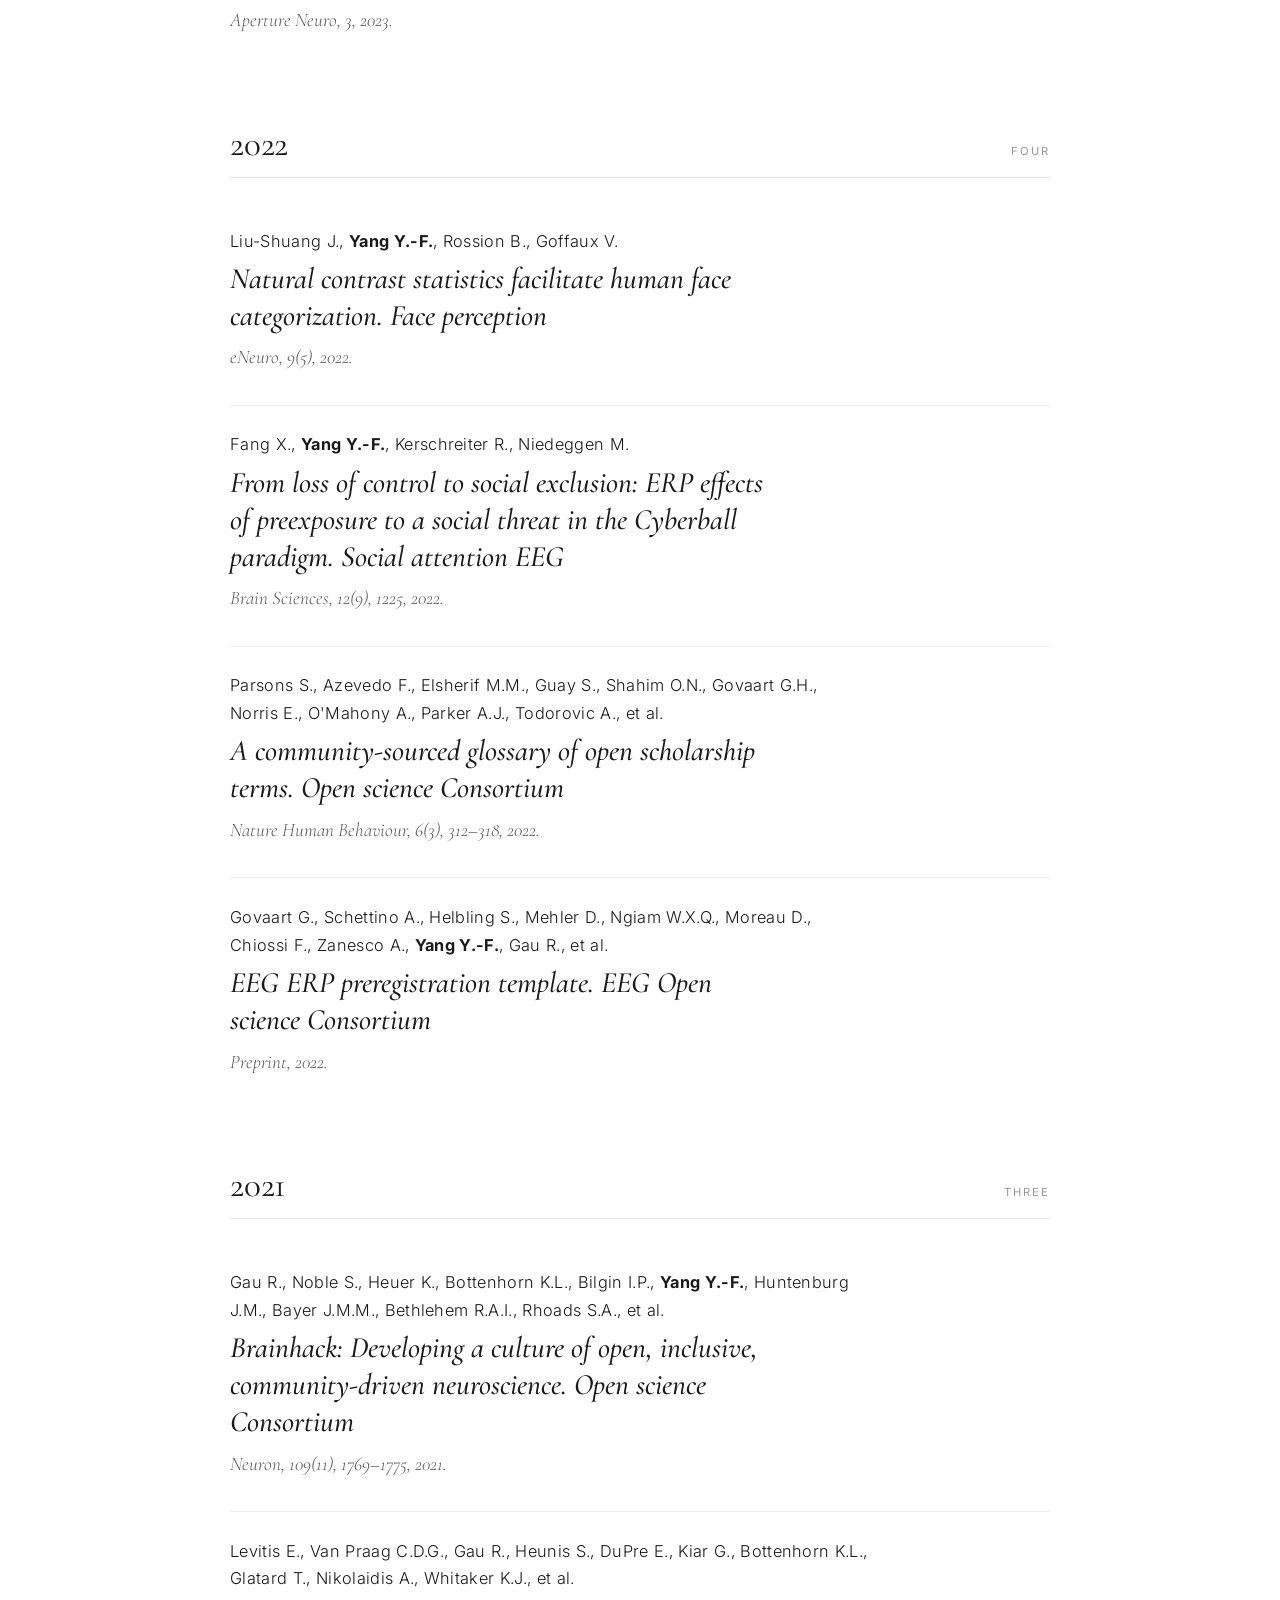
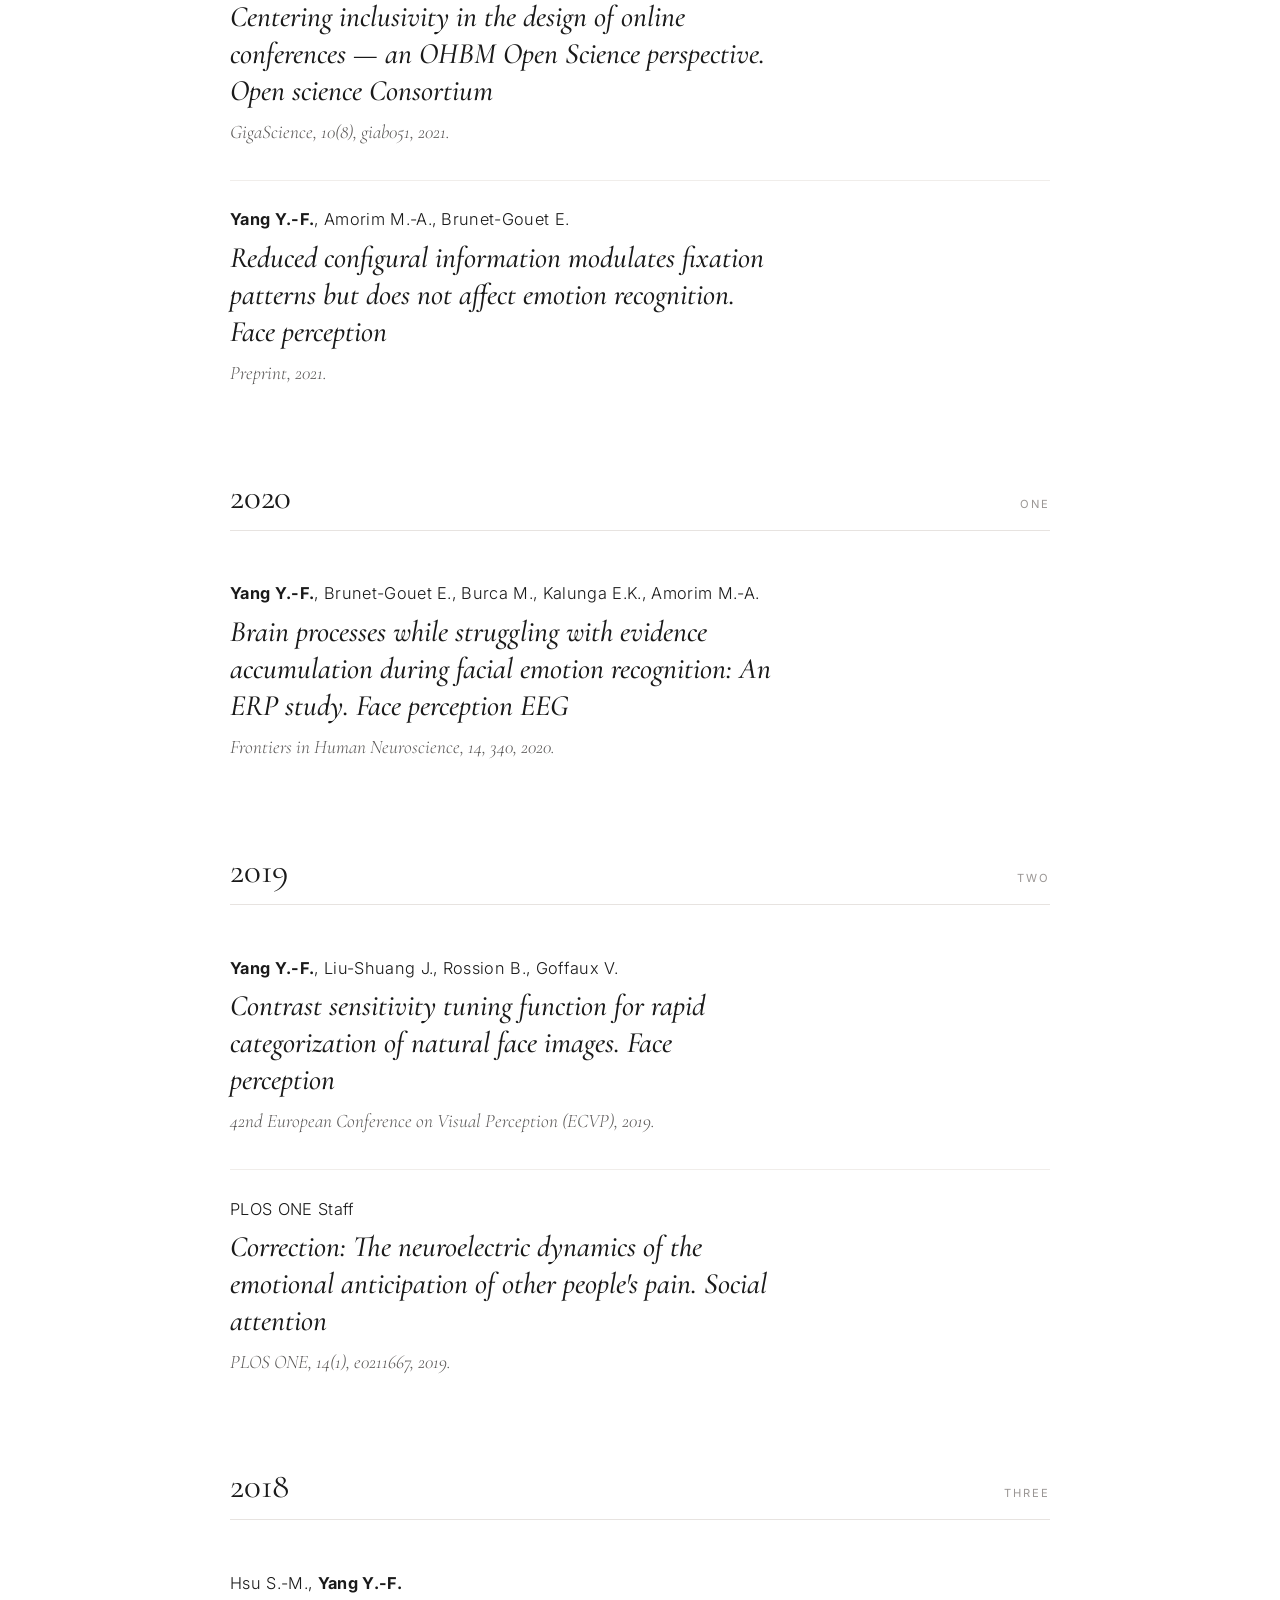
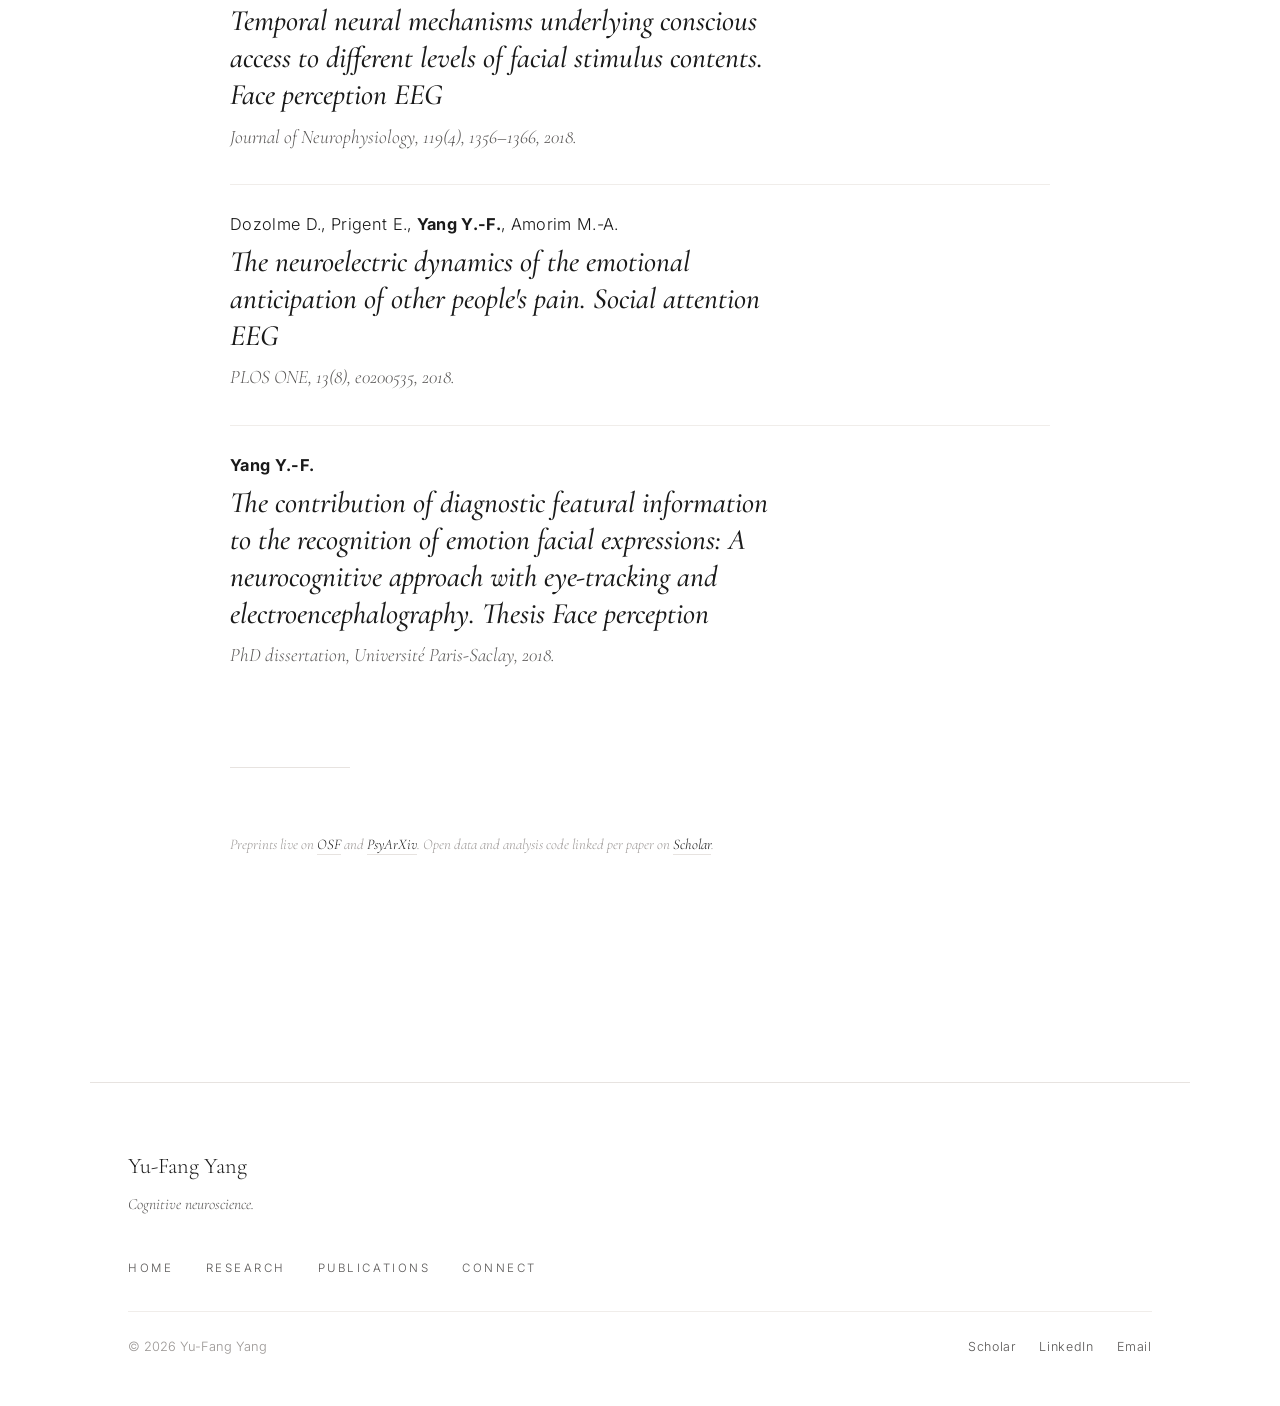
<file: publications.html>
<!DOCTYPE html>
<html lang="en">
<head>
    <meta charset="UTF-8">
    <meta name="viewport" content="width=device-width, initial-scale=1.0">
    <meta name="description" content="Publications by Yu-Fang Yang — peer-reviewed articles, consortium papers, and preprints on face perception, social attention, EEG methodology, and open science.">
    <meta name="theme-color" content="#ffffff">
    <title>Publications · Yu-Fang Yang</title>
    <link rel="preconnect" href="https://fonts.googleapis.com">
    <link rel="preconnect" href="https://fonts.gstatic.com" crossorigin>
    <link href="https://fonts.googleapis.com/css2?family=Cormorant+Garamond:ital,wght@0,400;0,500;0,600;1,400;1,500&family=Inter:wght@300;400;500&display=swap" rel="stylesheet">
    <link rel="stylesheet" href="style.css">
    <script>
        (function(){
            try {
                var t = localStorage.getItem('theme');
                if (!t) t = 'light';
                document.documentElement.setAttribute('data-theme', t);
            } catch(e) {}
        })();
    </script>
</head>
<body>
    <a href="#main" class="skip-nav">Skip to main content</a>

    <nav id="navbar">
        <a href="index.html" class="nav-logo">Yu-Fang Yang</a>
        <div class="nav-inner">
            <div class="nav-links" id="navLinks">
                <a href="index.html">Home</a>
                <a href="research.html">Research</a>
                <a href="publications.html" class="active">Publications</a>
                <a href="connect.html">Connect</a>
            <a href="neyeronstein.html">Art</a>
</div>
            <button class="theme-toggle" id="themeToggle" aria-label="Toggle theme" title="Toggle theme">
                <svg class="icon-sun" viewBox="0 0 24 24" fill="none" stroke="currentColor" stroke-width="1.6" stroke-linecap="round" stroke-linejoin="round">
                    <circle cx="12" cy="12" r="4"/>
                    <path d="M12 2v2M12 20v2M4.93 4.93l1.41 1.41M17.66 17.66l1.41 1.41M2 12h2M20 12h2M4.93 19.07l1.41-1.41M17.66 6.34l1.41-1.41"/>
                </svg>
                <svg class="icon-moon" viewBox="0 0 24 24" fill="none" stroke="currentColor" stroke-width="1.6" stroke-linecap="round" stroke-linejoin="round">
                    <path d="M21 12.79A9 9 0 1 1 11.21 3 7 7 0 0 0 21 12.79z"/>
                </svg>
            </button>
            <button class="nav-toggle" id="navToggle" aria-label="Toggle menu">
                <span aria-hidden="true"></span>
                <span aria-hidden="true"></span>
                <span aria-hidden="true"></span>
            </button>
        </div>
    </nav>

    <main id="main">
        <section class="section fade-in">
            <article class="page-content">
                <span class="eyebrow">Publications</span>
                <h1>In <em class="display-italic">print</em> &amp; in progress.</h1>
                <p class="page-lede">
                    Peer-reviewed articles, consortium papers, preprints, and theses. The complete record lives on
                    <a href="https://scholar.google.com/citations?user=qEgjV44AAAAJ&amp;hl=en" target="_blank" rel="noopener">Google Scholar</a>.
                </p>

                <div class="pub-filter-bar" role="tablist" aria-label="Filter publications">
                    <button class="pill active" data-filter="all" role="tab">All</button>
                    <button class="pill" data-filter="face" role="tab">Face perception</button>
                    <button class="pill" data-filter="social" role="tab">Social attention</button>
                    <button class="pill" data-filter="eeg" role="tab">EEG / ERP</button>
                    <button class="pill" data-filter="openscience" role="tab">Open science</button>
                    <button class="pill" data-filter="consortium" role="tab">Consortium</button>
                </div>

                <div class="year-group">
                    <h2>2026 <span class="count">one</span></h2>
                    <ul class="pub-list">
                        <li data-tags="openscience consortium">
                            <p class="pub-authors">Puhlmann L.M.C., Koppold A., Feld G.B., Lonsdorf T.B., Hilger K., Vogel S., Gürsoy Ç., Kastrinogiannis A., Kulke L., Lischke A., …, <strong>Yang Y.-F.</strong>, et al.</p>
                            <span class="pub-title">
                                Sustainable neuroscience through open science.
                                <span class="pub-badges">
                                    <span class="pub-badge">Open science</span>
                                    <span class="pub-badge consortium">Consortium</span>
                                </span>
                            </span>
                            <span class="pub-meta"><em>Nature Human Behaviour</em>, 2026.</span>
                        </li>
                    </ul>
                </div>

                <div class="year-group">
                    <h2>2025 <span class="count">eleven</span></h2>
                    <ul class="pub-list">
                        <li data-tags="first social eeg">
                            <p class="pub-authors"><strong>Yang Y.-F.</strong>, Fang X., Niedeggen M.</p>
                            <span class="pub-title">
                                Direct and averted gaze modulate the event-related brain responses to social exclusion signals.
                                <span class="pub-badges">
                                    <span class="pub-badge first">First</span>
                                    <span class="pub-badge">Social attention</span>
                                    <span class="pub-badge">EEG</span>
                                </span>
                            </span>
                            <span class="pub-meta"><em>Scientific Reports</em>, 15(1), 13396, 2025.</span>
                        </li>
                        <li data-tags="first face">
                            <p class="pub-authors"><strong>Yang Y.-F.</strong>, Gamer M.</p>
                            <span class="pub-title">
                                Facial features associated with fear and happiness attract gaze during brief exposure without enhancing emotion recognition.
                                <span class="pub-badges">
                                    <span class="pub-badge first">First</span>
                                    <span class="pub-badge">Face perception</span>
                                </span>
                            </span>
                            <span class="pub-meta"><em>Scientific Reports</em>, 15(1), 30442, 2025.</span>
                        </li>
                        <li data-tags="first consortium openscience">
                            <p class="pub-authors"><strong>Yang Y.-F.</strong>, Heinsfeld A.S., Gondová A., Vieira B.H., Wang Q., Li X., Haugen B., Bandettini P.A., Bryant A.G., Chakravarty M.M., et al.</p>
                            <span class="pub-title">
                                Proceedings of the OHBM Hackathon 2023.
                                <span class="pub-badges">
                                    <span class="pub-badge first">First</span>
                                    <span class="pub-badge consortium">Consortium</span>
                                    <span class="pub-badge">Open science</span>
                                </span>
                            </span>
                            <span class="pub-meta"><em>Aperture Neuro</em>, 5, 2025.</span>
                        </li>
                        <li data-tags="consortium eeg openscience">
                            <p class="pub-authors">Šoškić A., Ković V., Algermissen J., Fischer N.L., Ganis G., Gau R., Mushtaq F., Niso G., Oostenveld R., Pajić D., …, <strong>Yang Y.-F.</strong>, et al.</p>
                            <span class="pub-title">
                                ARTEM-IS for ERP: Agreed Reporting Template for EEG Methodology — International Standard for Event-Related Potential Experiments.
                                <span class="pub-badges">
                                    <span class="pub-badge consortium">Consortium</span>
                                    <span class="pub-badge">EEG</span>
                                    <span class="pub-badge">Open science</span>
                                </span>
                            </span>
                            <span class="pub-meta"><em>Psychophysiology</em>, 62(12), e70187, 2025.</span>
                        </li>
                        <li data-tags="social eeg">
                            <p class="pub-authors">Fang X., Kerschreiter R., <strong>Yang Y.-F.</strong>, Niedeggen M.</p>
                            <span class="pub-title">
                                Electrophysiological and behavioral responses to overinclusion following preexposure to social threat.
                                <span class="pub-badges">
                                    <span class="pub-badge">Social attention</span>
                                    <span class="pub-badge">EEG</span>
                                </span>
                            </span>
                            <span class="pub-meta"><em>Psychophysiology</em>, 62(7), e70107, 2025.</span>
                        </li>
                        <li data-tags="openscience">
                            <p class="pub-authors">Hartmann H., Gürsoy Ç., Lischke A., Mueckstein M., Sperl M.F.J., Vogel S., <strong>Yang Y.-F.</strong>, Feld G.B., Kastrinogiannis A., Koppold A.</p>
                            <span class="pub-title">
                                ARIADNE: A scientific navigator to find your way through the resource labyrinth of psychological sciences.
                                <span class="pub-badges">
                                    <span class="pub-badge">Open science</span>
                                </span>
                            </span>
                            <span class="pub-meta"><em>Advances in Methods and Practices in Psychological Science</em>, 8(1), 2025.</span>
                        </li>
                        <li data-tags="openscience">
                            <p class="pub-authors">Bhagwat N., Urchs S., Poline J.-B., <strong>Yang Y.-F.</strong></p>
                            <span class="pub-title">
                                Challenging the status quo: A guide to open and reproducible neuroimaging for early career researchers.
                                <span class="pub-badges">
                                    <span class="pub-badge">Open science</span>
                                </span>
                            </span>
                            <span class="pub-meta"><em>Imaging Neuroscience</em>, 3, IMAG–a, 2025.</span>
                        </li>
                        <li data-tags="openscience consortium">
                            <p class="pub-authors">Nagy T., Hergert J., Elsheriff M., Wallrich L., Schmidt K., Waltzer T., Payne J., Gjoneska B., Seetahul Y., Wang Y.A., …, <strong>Yang Y.-F.</strong>, et al.</p>
                            <span class="pub-title">
                                Bestiary of questionable research practices in psychology.
                                <span class="pub-badges">
                                    <span class="pub-badge">Open science</span>
                                    <span class="pub-badge consortium">Consortium</span>
                                </span>
                            </span>
                            <span class="pub-meta"><em>Advances in Methods and Practices in Psychological Science</em>, 2025.</span>
                        </li>
                        <li data-tags="openscience consortium">
                            <p class="pub-authors">Vaidis D.C., Miranda J.F., Buchanan E.M., <strong>Yang Y.-F.</strong>, Kowal M., Schmidt K., Topor M., Misiak M., Miller R., Protzko J., et al.</p>
                            <span class="pub-title">
                                The advantage of big team sciences: Lessons learned from cognitive science.
                                <span class="pub-badges">
                                    <span class="pub-badge">Open science</span>
                                    <span class="pub-badge consortium">Consortium</span>
                                </span>
                            </span>
                            <span class="pub-meta">2025.</span>
                        </li>
                        <li data-tags="openscience consortium">
                            <p class="pub-authors">Knoechel T.-D., Schweizer K., Acar O.A., Akil A.M., Al-Hoorie A.H., Buehler F., Elsherif M., Giannini A., Heyselaar E., Hosseini M., …, <strong>Yang Y.-F.</strong>, et al.</p>
                            <span class="pub-title">
                                Core principles of responsible generative AI usage in research.
                                <span class="pub-badges">
                                    <span class="pub-badge">Open science</span>
                                    <span class="pub-badge consortium">Consortium</span>
                                </span>
                            </span>
                            <span class="pub-meta"><em>AI and Ethics</em>, 2025.</span>
                        </li>
                        <li data-tags="eeg consortium openscience">
                            <p class="pub-authors">Cesnaite E., Pascarella A., Vinding M., Algermissen J., Fischer N., Puolivӓli T., Gianelli C., Marshall C., Trübutschek D., …, <strong>Yang Y.-F.</strong>, et al.</p>
                            <span class="pub-title">
                                The EEGManyPipelines dataset: Metascientific data on 168 independent analyses of a single EEG dataset.
                                <span class="pub-badges">
                                    <span class="pub-badge">EEG</span>
                                    <span class="pub-badge consortium">Consortium</span>
                                    <span class="pub-badge">Open science</span>
                                </span>
                            </span>
                            <span class="pub-meta">OSF preprint, 2025.</span>
                        </li>
                        <li data-tags="consortium openscience">
                            <p class="pub-authors">Lugtmeijer S., Yu J.-C., Kong X., Bellec P.L., Bijsterbosch J.D., DuPre E., Esteban O., Faye I., Hong S.-J., Hu C.-P., …, <strong>Yang Y.-F.</strong>, et al.</p>
                            <span class="pub-title">
                                Proceedings of the OHBM Open Science Room 2024.
                                <span class="pub-badges">
                                    <span class="pub-badge consortium">Consortium</span>
                                    <span class="pub-badge">Open science</span>
                                </span>
                            </span>
                            <span class="pub-meta"><em>Aperture Neuro</em>, 5, 2025.</span>
                        </li>
                    </ul>
                </div>

                <div class="year-group">
                    <h2>2024 <span class="count">five</span></h2>
                    <ul class="pub-list">
                        <li data-tags="consortium eeg openscience">
                            <p class="pub-authors">Trübutschek D., <strong>Yang Y.-F.</strong>, Gianelli C., Cesnaite E., Fischer N.L., Vinding M.C., Marshall T.R., Algermissen J., Pascarella A., Puolivӓli T., et al.</p>
                            <span class="pub-title">
                                EEGManyPipelines: A large-scale, grassroots multi-analyst study of electroencephalography analysis practices in the wild.
                                <span class="pub-badges">
                                    <span class="pub-badge consortium">Consortium</span>
                                    <span class="pub-badge">EEG</span>
                                    <span class="pub-badge">Open science</span>
                                </span>
                            </span>
                            <span class="pub-meta"><em>Journal of Cognitive Neuroscience</em>, 36(2), 217–224, 2024.</span>
                        </li>
                        <li data-tags="social eeg">
                            <p class="pub-authors">Fang X., Kerschreiter R., <strong>Yang Y.-F.</strong>, Niedeggen M.</p>
                            <span class="pub-title">
                                Preexposure to one social threat alters responses to another social threat: Behavioral and electrophysiological evidence.
                                <span class="pub-badges">
                                    <span class="pub-badge">Social attention</span>
                                    <span class="pub-badge">EEG</span>
                                </span>
                            </span>
                            <span class="pub-meta"><em>Cognitive, Affective, &amp; Behavioral Neuroscience</em>, 24(1), 126–142, 2024.</span>
                        </li>
                        <li data-tags="eeg openscience">
                            <p class="pub-authors">Mou X., He C., Tan L., Yu J., Liang H., Zhang J., Tian Y., <strong>Yang Y.-F.</strong>, Xu T., Wang Q., et al.</p>
                            <span class="pub-title">
                                ChineseEEG: A Chinese linguistic corpora EEG dataset for semantic alignment and neural decoding.
                                <span class="pub-badges">
                                    <span class="pub-badge">EEG</span>
                                    <span class="pub-badge">Open science</span>
                                </span>
                            </span>
                            <span class="pub-meta"><em>Scientific Data</em>, 11(1), 550, 2024.</span>
                        </li>
                        <li data-tags="consortium openscience">
                            <p class="pub-authors">Moia S., Wang H.-T., Heinsfeld A.S., Jarecka D., <strong>Yang Y.-F.</strong>, Heunis S., Svanera M., De Leener B., Gondová A., Kim S., et al.</p>
                            <span class="pub-title">
                                Proceedings of the OHBM Brainhack 2022.
                                <span class="pub-badges">
                                    <span class="pub-badge consortium">Consortium</span>
                                    <span class="pub-badge">Open science</span>
                                </span>
                            </span>
                            <span class="pub-meta"><em>Aperture Neuro</em>, 2024.</span>
                        </li>
                        <li data-tags="eeg openscience">
                            <p class="pub-authors">Gau R., Cabee P., <strong>Yang Y.-F.</strong></p>
                            <span class="pub-title">
                                bidsMReye (v0.5.0) — eye-tracking from MR images.
                                <span class="pub-badges">
                                    <span class="pub-badge">Software</span>
                                    <span class="pub-badge">Open science</span>
                                </span>
                            </span>
                            <span class="pub-meta">Zenodo, 2024.</span>
                        </li>
                    </ul>
                </div>

                <div class="year-group">
                    <h2>2023 <span class="count">four</span></h2>
                    <ul class="pub-list">
                        <li data-tags="social eeg">
                            <p class="pub-authors">Niedeggen M., Fang X., <strong>Yang Y.-F.</strong>, Kerschreiter R.</p>
                            <span class="pub-title">
                                Electrophysiological evidence for sensitization effects elicited by concurrent social threats.
                                <span class="pub-badges">
                                    <span class="pub-badge">Social attention</span>
                                    <span class="pub-badge">EEG</span>
                                </span>
                            </span>
                            <span class="pub-meta"><em>Scientific Reports</em>, 13(1), 12285, 2023.</span>
                        </li>
                        <li data-tags="first social eeg">
                            <p class="pub-authors"><strong>Yang Y.-F.</strong>, Fang X., Niedeggen M.</p>
                            <span class="pub-title">
                                Gaze matters: The influence of eye contact on the experience of social exclusion — an ERP study.
                                <span class="pub-badges">
                                    <span class="pub-badge first">First</span>
                                    <span class="pub-badge">Social attention</span>
                                    <span class="pub-badge">EEG</span>
                                </span>
                            </span>
                            <span class="pub-meta">Authorea preprint, 2023.</span>
                        </li>
                        <li data-tags="openscience consortium">
                            <p class="pub-authors">Jin H., Wang Q., <strong>Yang Y.-F.</strong>, Zhang H., Gao M., Jin S., Chen Y., Xu T., Zheng Y.-R., Chen J., et al.</p>
                            <span class="pub-title">
                                The Chinese Open Science Network (COSN): Building an open science community from scratch.
                                <span class="pub-badges">
                                    <span class="pub-badge">Open science</span>
                                    <span class="pub-badge consortium">Consortium</span>
                                </span>
                            </span>
                            <span class="pub-meta"><em>Advances in Methods and Practices in Psychological Science</em>, 6(1), 2023.</span>
                        </li>
                        <li data-tags="consortium openscience">
                            <p class="pub-authors">Nikolaidis A., Mancini M., Auer T., Bottenhorn K.L., Alonso-Ortiz E., Gonzalez-Escamilla G., Valk S., Glatard T., Atay M.S., Bayer J.M.M., …, <strong>Yang Y.-F.</strong>, et al.</p>
                            <span class="pub-title">
                                Proceedings of the OHBM Brainhack 2021.
                                <span class="pub-badges">
                                    <span class="pub-badge consortium">Consortium</span>
                                    <span class="pub-badge">Open science</span>
                                </span>
                            </span>
                            <span class="pub-meta"><em>Aperture Neuro</em>, 3, 2023.</span>
                        </li>
                    </ul>
                </div>

                <div class="year-group">
                    <h2>2022 <span class="count">four</span></h2>
                    <ul class="pub-list">
                        <li data-tags="face">
                            <p class="pub-authors">Liu-Shuang J., <strong>Yang Y.-F.</strong>, Rossion B., Goffaux V.</p>
                            <span class="pub-title">
                                Natural contrast statistics facilitate human face categorization.
                                <span class="pub-badges">
                                    <span class="pub-badge">Face perception</span>
                                </span>
                            </span>
                            <span class="pub-meta"><em>eNeuro</em>, 9(5), 2022.</span>
                        </li>
                        <li data-tags="social eeg">
                            <p class="pub-authors">Fang X., <strong>Yang Y.-F.</strong>, Kerschreiter R., Niedeggen M.</p>
                            <span class="pub-title">
                                From loss of control to social exclusion: ERP effects of preexposure to a social threat in the Cyberball paradigm.
                                <span class="pub-badges">
                                    <span class="pub-badge">Social attention</span>
                                    <span class="pub-badge">EEG</span>
                                </span>
                            </span>
                            <span class="pub-meta"><em>Brain Sciences</em>, 12(9), 1225, 2022.</span>
                        </li>
                        <li data-tags="openscience consortium">
                            <p class="pub-authors">Parsons S., Azevedo F., Elsherif M.M., Guay S., Shahim O.N., Govaart G.H., Norris E., O'Mahony A., Parker A.J., Todorovic A., et al.</p>
                            <span class="pub-title">
                                A community-sourced glossary of open scholarship terms.
                                <span class="pub-badges">
                                    <span class="pub-badge">Open science</span>
                                    <span class="pub-badge consortium">Consortium</span>
                                </span>
                            </span>
                            <span class="pub-meta"><em>Nature Human Behaviour</em>, 6(3), 312–318, 2022.</span>
                        </li>
                        <li data-tags="eeg openscience consortium">
                            <p class="pub-authors">Govaart G., Schettino A., Helbling S., Mehler D., Ngiam W.X.Q., Moreau D., Chiossi F., Zanesco A., <strong>Yang Y.-F.</strong>, Gau R., et al.</p>
                            <span class="pub-title">
                                EEG ERP preregistration template.
                                <span class="pub-badges">
                                    <span class="pub-badge">EEG</span>
                                    <span class="pub-badge">Open science</span>
                                    <span class="pub-badge consortium">Consortium</span>
                                </span>
                            </span>
                            <span class="pub-meta">Preprint, 2022.</span>
                        </li>
                    </ul>
                </div>

                <div class="year-group">
                    <h2>2021 <span class="count">three</span></h2>
                    <ul class="pub-list">
                        <li data-tags="openscience consortium">
                            <p class="pub-authors">Gau R., Noble S., Heuer K., Bottenhorn K.L., Bilgin I.P., <strong>Yang Y.-F.</strong>, Huntenburg J.M., Bayer J.M.M., Bethlehem R.A.I., Rhoads S.A., et al.</p>
                            <span class="pub-title">
                                Brainhack: Developing a culture of open, inclusive, community-driven neuroscience.
                                <span class="pub-badges">
                                    <span class="pub-badge">Open science</span>
                                    <span class="pub-badge consortium">Consortium</span>
                                </span>
                            </span>
                            <span class="pub-meta"><em>Neuron</em>, 109(11), 1769–1775, 2021.</span>
                        </li>
                        <li data-tags="openscience consortium">
                            <p class="pub-authors">Levitis E., Van Praag C.D.G., Gau R., Heunis S., DuPre E., Kiar G., Bottenhorn K.L., Glatard T., Nikolaidis A., Whitaker K.J., et al.</p>
                            <span class="pub-title">
                                Centering inclusivity in the design of online conferences — an OHBM Open Science perspective.
                                <span class="pub-badges">
                                    <span class="pub-badge">Open science</span>
                                    <span class="pub-badge consortium">Consortium</span>
                                </span>
                            </span>
                            <span class="pub-meta"><em>GigaScience</em>, 10(8), giab051, 2021.</span>
                        </li>
                        <li data-tags="first face">
                            <p class="pub-authors"><strong>Yang Y.-F.</strong>, Amorim M.-A., Brunet-Gouet E.</p>
                            <span class="pub-title">
                                Reduced configural information modulates fixation patterns but does not affect emotion recognition.
                                <span class="pub-badges">
                                    <span class="pub-badge first">First</span>
                                    <span class="pub-badge">Face perception</span>
                                </span>
                            </span>
                            <span class="pub-meta">Preprint, 2021.</span>
                        </li>
                    </ul>
                </div>

                <div class="year-group">
                    <h2>2020 <span class="count">one</span></h2>
                    <ul class="pub-list">
                        <li data-tags="first face eeg">
                            <p class="pub-authors"><strong>Yang Y.-F.</strong>, Brunet-Gouet E., Burca M., Kalunga E.K., Amorim M.-A.</p>
                            <span class="pub-title">
                                Brain processes while struggling with evidence accumulation during facial emotion recognition: An ERP study.
                                <span class="pub-badges">
                                    <span class="pub-badge first">First</span>
                                    <span class="pub-badge">Face perception</span>
                                    <span class="pub-badge">EEG</span>
                                </span>
                            </span>
                            <span class="pub-meta"><em>Frontiers in Human Neuroscience</em>, 14, 340, 2020.</span>
                        </li>
                    </ul>
                </div>

                <div class="year-group">
                    <h2>2019 <span class="count">two</span></h2>
                    <ul class="pub-list">
                        <li data-tags="first face">
                            <p class="pub-authors"><strong>Yang Y.-F.</strong>, Liu-Shuang J., Rossion B., Goffaux V.</p>
                            <span class="pub-title">
                                Contrast sensitivity tuning function for rapid categorization of natural face images.
                                <span class="pub-badges">
                                    <span class="pub-badge first">First</span>
                                    <span class="pub-badge">Face perception</span>
                                </span>
                            </span>
                            <span class="pub-meta">42nd European Conference on Visual Perception (ECVP), 2019.</span>
                        </li>
                        <li data-tags="social eeg">
                            <p class="pub-authors">PLOS ONE Staff</p>
                            <span class="pub-title">
                                Correction: The neuroelectric dynamics of the emotional anticipation of other people's pain.
                                <span class="pub-badges">
                                    <span class="pub-badge">Social attention</span>
                                </span>
                            </span>
                            <span class="pub-meta"><em>PLOS ONE</em>, 14(1), e0211667, 2019.</span>
                        </li>
                    </ul>
                </div>

                <div class="year-group">
                    <h2>2018 <span class="count">three</span></h2>
                    <ul class="pub-list">
                        <li data-tags="face eeg">
                            <p class="pub-authors">Hsu S.-M., <strong>Yang Y.-F.</strong></p>
                            <span class="pub-title">
                                Temporal neural mechanisms underlying conscious access to different levels of facial stimulus contents.
                                <span class="pub-badges">
                                    <span class="pub-badge">Face perception</span>
                                    <span class="pub-badge">EEG</span>
                                </span>
                            </span>
                            <span class="pub-meta"><em>Journal of Neurophysiology</em>, 119(4), 1356–1366, 2018.</span>
                        </li>
                        <li data-tags="social eeg">
                            <p class="pub-authors">Dozolme D., Prigent E., <strong>Yang Y.-F.</strong>, Amorim M.-A.</p>
                            <span class="pub-title">
                                The neuroelectric dynamics of the emotional anticipation of other people's pain.
                                <span class="pub-badges">
                                    <span class="pub-badge">Social attention</span>
                                    <span class="pub-badge">EEG</span>
                                </span>
                            </span>
                            <span class="pub-meta"><em>PLOS ONE</em>, 13(8), e0200535, 2018.</span>
                        </li>
                        <li data-tags="first face eeg">
                            <p class="pub-authors"><strong>Yang Y.-F.</strong></p>
                            <span class="pub-title">
                                The contribution of diagnostic featural information to the recognition of emotion facial expressions: A neurocognitive approach with eye-tracking and electroencephalography.
                                <span class="pub-badges">
                                    <span class="pub-badge first">First</span>
                                    <span class="pub-badge">Thesis</span>
                                    <span class="pub-badge">Face perception</span>
                                </span>
                            </span>
                            <span class="pub-meta">PhD dissertation, Université Paris-Saclay, 2018.</span>
                        </li>
                    </ul>
                </div>

                <hr>
                <p style="font-size: 0.92rem; color: var(--ink-faint); font-style: italic; font-family: 'Cormorant Garamond', serif;">
                    Preprints live on <a href="https://osf.io/" target="_blank" rel="noopener">OSF</a> and
                    <a href="https://psyarxiv.com/" target="_blank" rel="noopener">PsyArXiv</a>. Open data and analysis code linked per paper on
                    <a href="https://scholar.google.com/citations?user=qEgjV44AAAAJ&amp;hl=en" target="_blank" rel="noopener">Scholar</a>.
                </p>
            </article>
        </section>
    </main>

    <footer>
        <span class="footer-brand">Yu-Fang Yang</span>
        <p class="footer-tag"><em>Cognitive neuroscience.</em></p>
        <nav class="footer-nav" aria-label="Footer navigation">
            <a href="index.html">Home</a>
            <a href="research.html">Research</a>
            <a href="publications.html">Publications</a>
            <a href="connect.html">Connect</a>
        </nav>
        <div class="footer-row">
            <span>© 2026 Yu-Fang Yang</span>
            <div class="footer-right">
                <a href="https://scholar.google.com/citations?user=qEgjV44AAAAJ&amp;hl=en" target="_blank" rel="noopener">Scholar</a>
                <a href="https://www.linkedin.com/feed/" target="_blank" rel="noopener">LinkedIn</a>
                <a href="mailto:yu-fang.yang@fu-berlin.de">Email</a>
            </div>
        </div>
    </footer>

    <script src="script.js"></script>
</body>
</html>
</file>
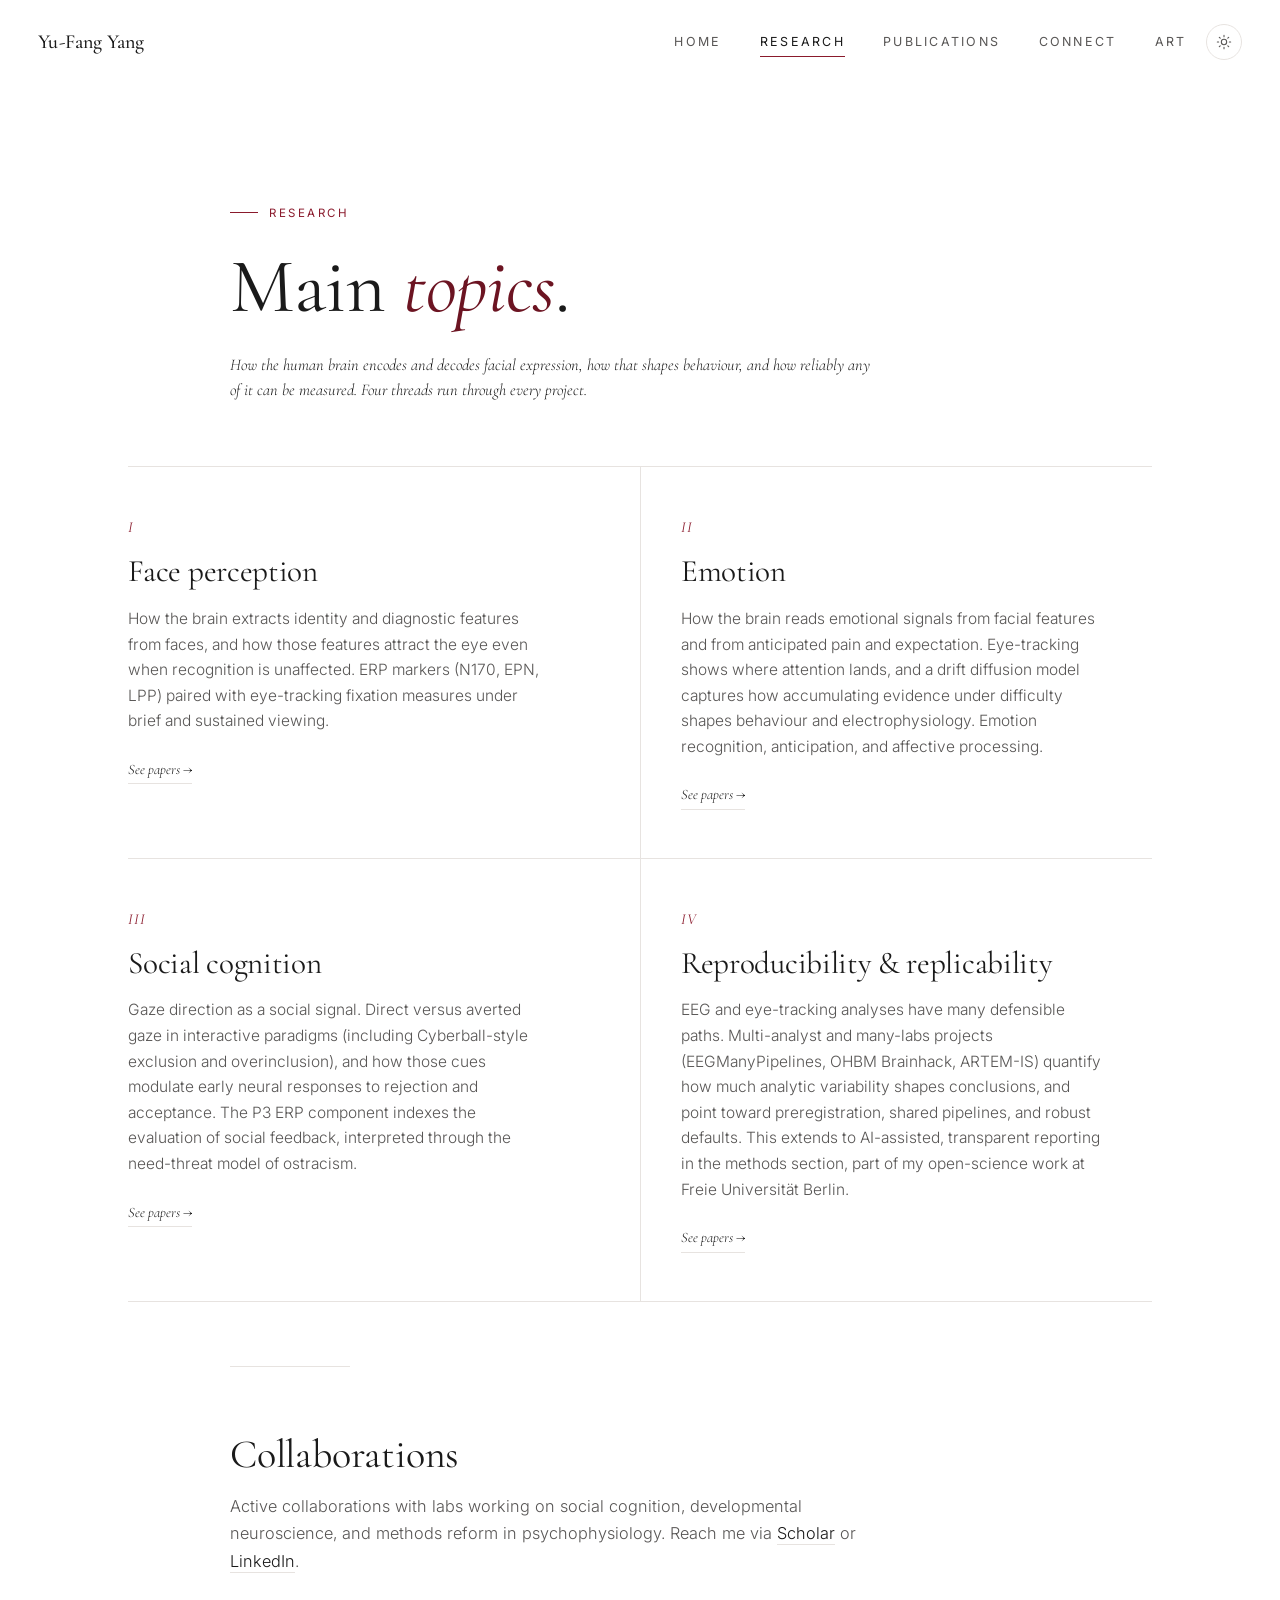
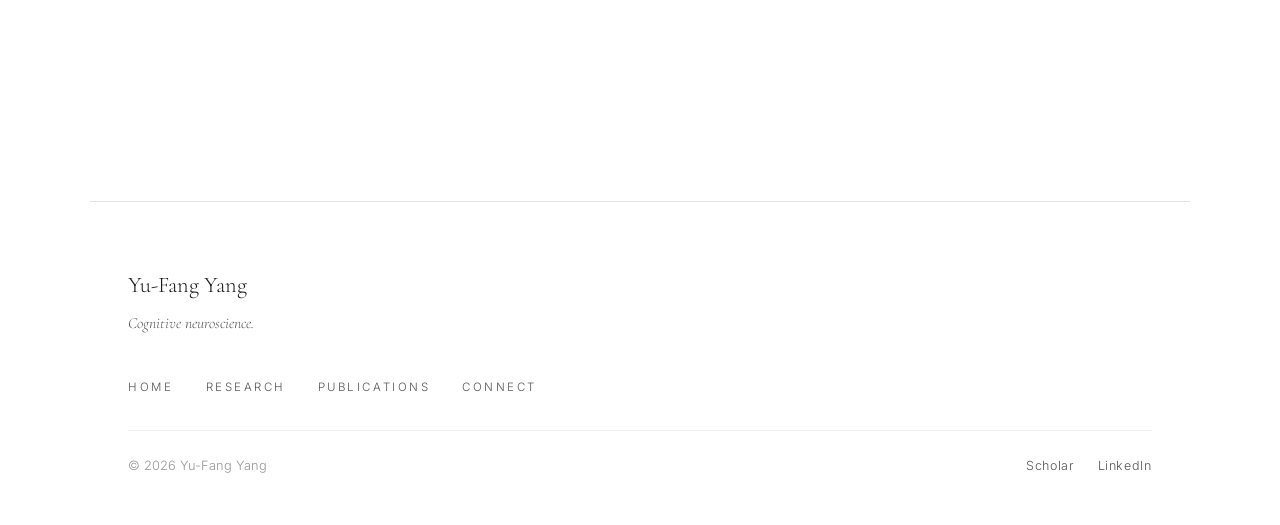
<file: research.html>
<!DOCTYPE html>
<html lang="en">
<head>
    <meta charset="UTF-8">
    <meta name="viewport" content="width=device-width, initial-scale=1.0">
    <meta name="description" content="Research topics of Yu-Fang Yang — face perception, emotion, social cognition, and reproducibility.">
    <meta name="theme-color" content="#ffffff">
    <title>Research · Yu-Fang Yang</title>
    <link rel="preconnect" href="https://fonts.googleapis.com">
    <link rel="preconnect" href="https://fonts.gstatic.com" crossorigin>
    <link href="https://fonts.googleapis.com/css2?family=Cormorant+Garamond:ital,wght@0,400;0,500;0,600;1,400;1,500&family=Inter:wght@300;400;500&display=swap" rel="stylesheet">
    <link rel="stylesheet" href="style.css">
    <script>
        (function(){
            try {
                var t = localStorage.getItem('theme');
                if (!t) t = 'light';
                document.documentElement.setAttribute('data-theme', t);
            } catch(e) {}
        })();
    </script>
</head>
<body>
    <a href="#main" class="skip-nav">Skip to main content</a>

    <nav id="navbar">
        <a href="index.html" class="nav-logo">Yu-Fang Yang</a>
        <div class="nav-inner">
            <div class="nav-links" id="navLinks">
                <a href="index.html">Home</a>
                <a href="research.html" class="active">Research</a>
                <a href="publications.html">Publications</a>
                <a href="connect.html">Connect</a>
            <a href="neyeronstein.html">Art</a>
</div>
            <button class="theme-toggle" id="themeToggle" aria-label="Toggle theme" title="Toggle theme">
                <svg class="icon-sun" viewBox="0 0 24 24" fill="none" stroke="currentColor" stroke-width="1.6" stroke-linecap="round" stroke-linejoin="round">
                    <circle cx="12" cy="12" r="4"/>
                    <path d="M12 2v2M12 20v2M4.93 4.93l1.41 1.41M17.66 17.66l1.41 1.41M2 12h2M20 12h2M4.93 19.07l1.41-1.41M17.66 6.34l1.41-1.41"/>
                </svg>
                <svg class="icon-moon" viewBox="0 0 24 24" fill="none" stroke="currentColor" stroke-width="1.6" stroke-linecap="round" stroke-linejoin="round">
                    <path d="M21 12.79A9 9 0 1 1 11.21 3 7 7 0 0 0 21 12.79z"/>
                </svg>
            </button>
            <button class="nav-toggle" id="navToggle" aria-label="Toggle menu">
                <span aria-hidden="true"></span>
                <span aria-hidden="true"></span>
                <span aria-hidden="true"></span>
            </button>
        </div>
    </nav>

    <main id="main">
        <section class="section fade-in">
            <article class="page-content">
                <span class="eyebrow">Research</span>
                <h1>Main <em class="display-italic">topics</em>.</h1>
                <p class="page-lede">
                    How the human brain encodes and decodes facial expression, how that shapes behaviour, and how reliably any of it can be measured. Four threads run through every project.
                </p>
            </article>

            <div class="category-list">

                <article class="category-card">
                    <div class="category-number">I</div>
                    <h3>Face perception</h3>
                    <p>How the brain extracts identity and diagnostic features from faces, and how those features attract the eye even when recognition is unaffected. ERP markers (N170, EPN, LPP) paired with eye-tracking fixation measures under brief and sustained viewing.</p>
                    <div class="tags">
                        <a href="publications.html?filter=face">See papers &rarr;</a>
                    </div>
                </article>

                <article class="category-card">
                    <div class="category-number">II</div>
                    <h3>Emotion</h3>
                    <p>How the brain reads emotional signals from facial features and from anticipated pain and expectation. Eye-tracking shows where attention lands, and a drift diffusion model captures how accumulating evidence under difficulty shapes behaviour and electrophysiology. Emotion recognition, anticipation, and affective processing.</p>
                    <div class="tags">
                        <a href="publications.html?filter=emotion">See papers &rarr;</a>
                    </div>
                </article>

                <article class="category-card">
                    <div class="category-number">III</div>
                    <h3>Social cognition</h3>
                    <p>Gaze direction as a social signal. Direct versus averted gaze in interactive paradigms (including Cyberball-style exclusion and overinclusion), and how those cues modulate early neural responses to rejection and acceptance. The P3 ERP component indexes the evaluation of social feedback, interpreted through the need-threat model of ostracism.</p>
                    <div class="tags">
                        <a href="publications.html?filter=social">See papers &rarr;</a>
                    </div>
                </article>

                <article class="category-card">
                    <div class="category-number">IV</div>
                    <h3>Reproducibility &amp; replicability</h3>
                    <p>EEG and eye-tracking analyses have many defensible paths. Multi-analyst and many-labs projects (EEGManyPipelines, OHBM Brainhack, ARTEM-IS) quantify how much analytic variability shapes conclusions, and point toward preregistration, shared pipelines, and robust defaults. This extends to AI-assisted, transparent reporting in the methods section, part of my open-science work at Freie Universität Berlin.</p>
                    <div class="tags">
                        <a href="publications.html?filter=repro">See papers &rarr;</a>
                    </div>
                </article>

            </div>

            <article class="page-content" style="margin-top: 4rem;">
                <hr>
                <h2>Collaborations</h2>
                <p style="color: var(--ink-mute);">
                    Active collaborations with labs working on social cognition, developmental neuroscience, and methods reform in psychophysiology. Reach me via <a href="https://scholar.google.com/citations?user=qEgjV44AAAAJ&amp;hl=en" target="_blank" rel="noopener">Scholar</a> or <a href="https://www.linkedin.com/feed/" target="_blank" rel="noopener">LinkedIn</a>.
                </p>
            </article>
        </section>
    </main>

    <footer>
        <span class="footer-brand">Yu-Fang Yang</span>
        <p class="footer-tag"><em>Cognitive neuroscience.</em></p>
        <nav class="footer-nav" aria-label="Footer navigation">
            <a href="index.html">Home</a>
            <a href="research.html">Research</a>
            <a href="publications.html">Publications</a>
            <a href="connect.html">Connect</a>
        </nav>
        <div class="footer-row">
            <span>© 2026 Yu-Fang Yang</span>
            <div class="footer-right">
                <a href="https://scholar.google.com/citations?user=qEgjV44AAAAJ&amp;hl=en" target="_blank" rel="noopener">Scholar</a>
                <a href="https://www.linkedin.com/feed/" target="_blank" rel="noopener">LinkedIn</a>
            </div>
        </div>
    </footer>

    <script src="script.js"></script>
</body>
</html>
</file>
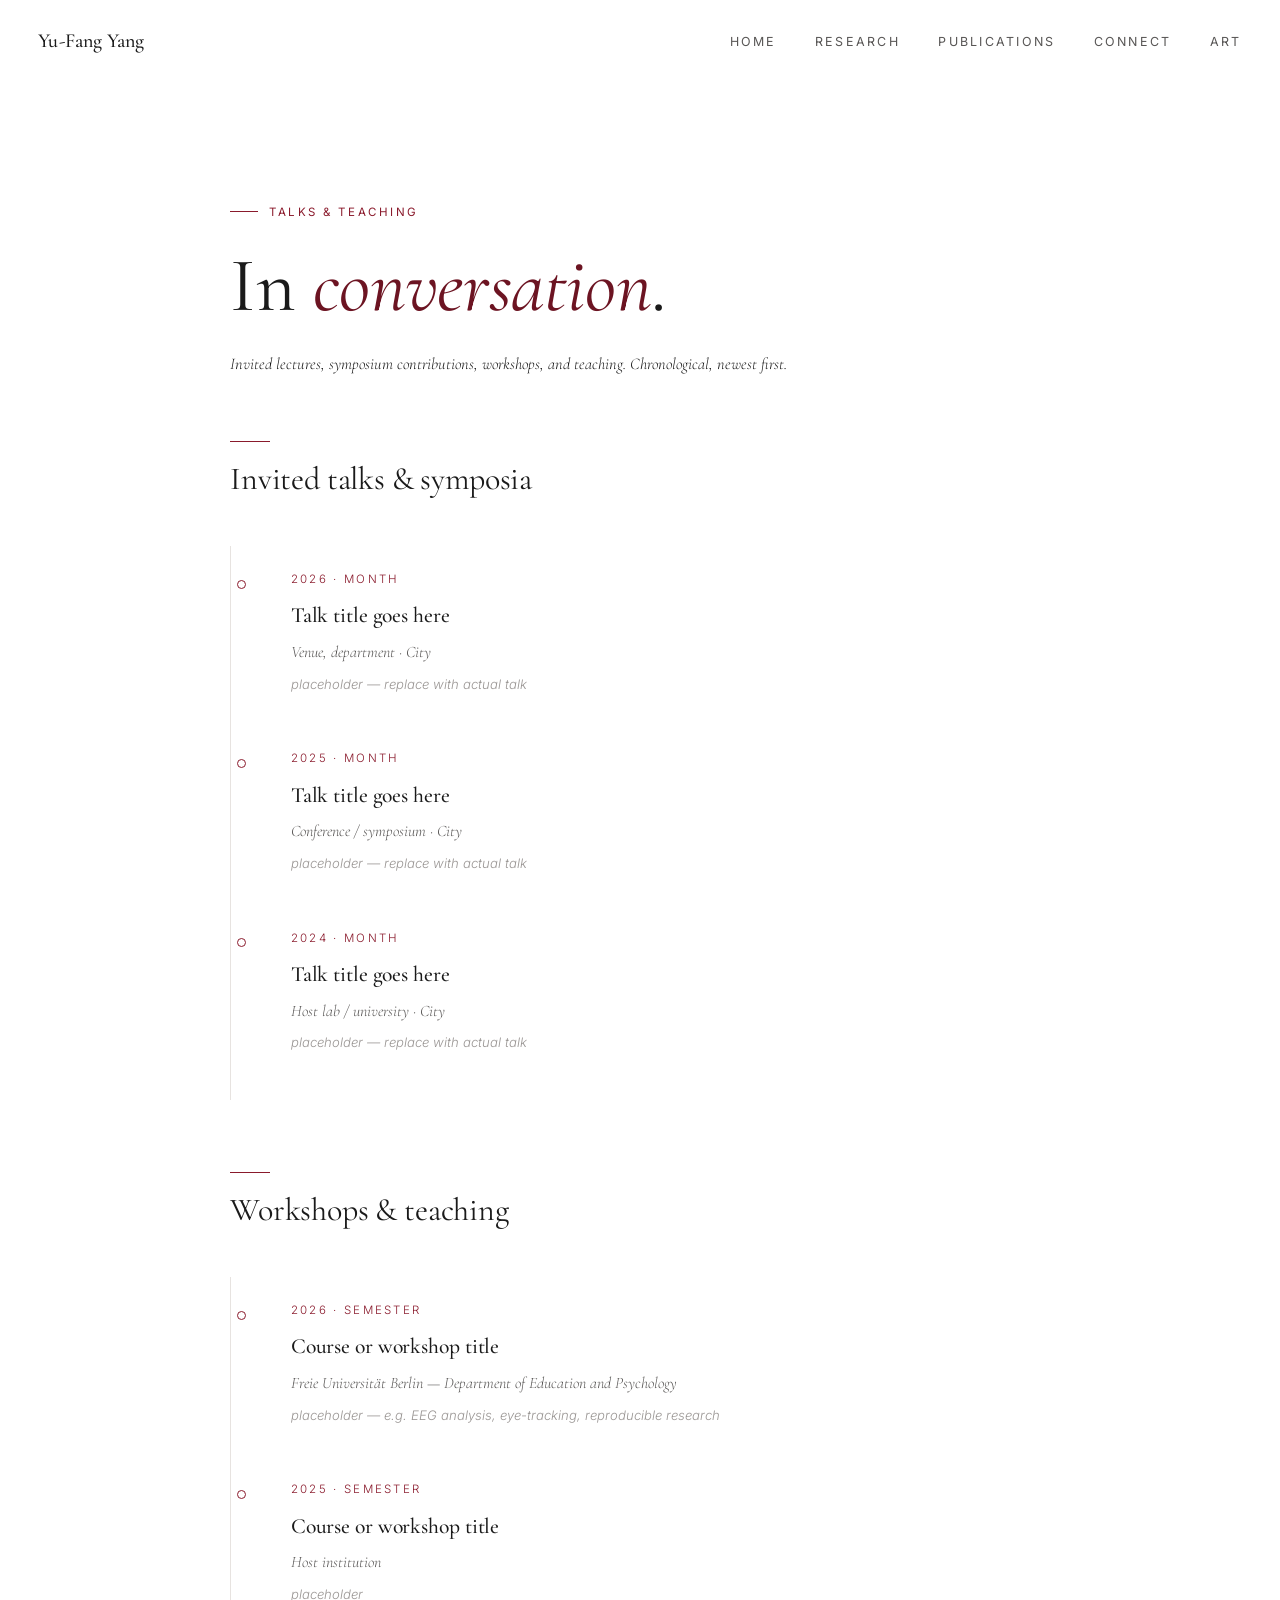
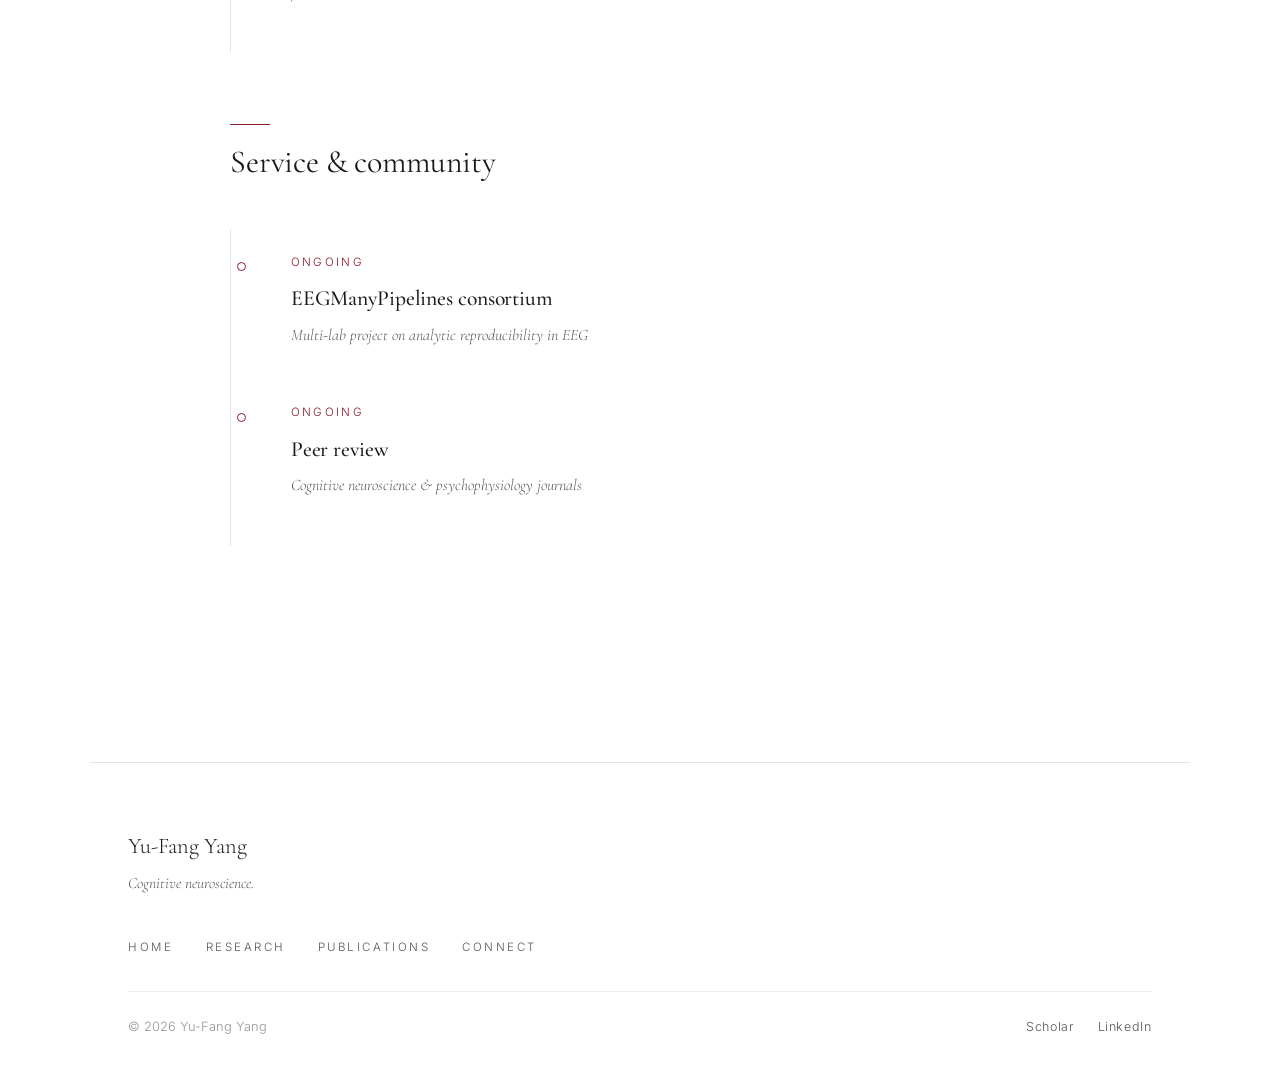
<file: talks.html>
<!DOCTYPE html>
<html lang="en">
<head>
    <meta charset="UTF-8">
    <meta name="viewport" content="width=device-width, initial-scale=1.0">
    <meta name="description" content="Talks, teaching, and community work by Yu-Fang Yang.">
    <meta name="theme-color" content="#ffffff">
    <title>Talks · Yu-Fang Yang</title>
    <link rel="preconnect" href="https://fonts.googleapis.com">
    <link rel="preconnect" href="https://fonts.gstatic.com" crossorigin>
    <link href="https://fonts.googleapis.com/css2?family=Cormorant+Garamond:ital,wght@0,400;0,500;0,600;1,400;1,500&family=Inter:wght@300;400;500&display=swap" rel="stylesheet">
    <link rel="stylesheet" href="style.css">
</head>
<body>
    <a href="#main" class="skip-nav">Skip to main content</a>

    <nav id="navbar">
        <a href="index.html" class="nav-logo">Yu-Fang Yang</a>
        <div class="nav-links" id="navLinks">
            <a href="index.html">Home</a>
            <a href="research.html">Research</a>
            <a href="publications.html">Publications</a>
            <a href="connect.html">Connect</a>
        <a href="neyeronstein.html">Art</a>
</div>
        <button class="nav-toggle" id="navToggle" aria-label="Toggle menu">
            <span aria-hidden="true"></span>
            <span aria-hidden="true"></span>
            <span aria-hidden="true"></span>
        </button>
    </nav>

    <main id="main">
        <section class="section fade-in">
            <article class="page-content">
                <span class="eyebrow">Talks &amp; Teaching</span>
                <h1>In <em class="display-italic">conversation</em>.</h1>
                <p class="page-lede">
                    Invited lectures, symposium contributions, workshops, and teaching. Chronological, newest first.
                </p>

                <h3 class="t-section-label">Invited talks &amp; symposia</h3>
                <div class="timeline">

                    <div class="t-entry">
                        <div class="t-date">2026 · Month</div>
                        <div class="t-title">Talk title goes here</div>
                        <div class="t-venue">Venue, department · City</div>
                        <div class="t-note">placeholder — replace with actual talk</div>
                    </div>

                    <div class="t-entry">
                        <div class="t-date">2025 · Month</div>
                        <div class="t-title">Talk title goes here</div>
                        <div class="t-venue">Conference / symposium · City</div>
                        <div class="t-note">placeholder — replace with actual talk</div>
                    </div>

                    <div class="t-entry">
                        <div class="t-date">2024 · Month</div>
                        <div class="t-title">Talk title goes here</div>
                        <div class="t-venue">Host lab / university · City</div>
                        <div class="t-note">placeholder — replace with actual talk</div>
                    </div>

                </div>

                <h3 class="t-section-label">Workshops &amp; teaching</h3>
                <div class="timeline">

                    <div class="t-entry">
                        <div class="t-date">2026 · Semester</div>
                        <div class="t-title">Course or workshop title</div>
                        <div class="t-venue">Freie Universität Berlin — Department of Education and Psychology</div>
                        <div class="t-note">placeholder — e.g. EEG analysis, eye-tracking, reproducible research</div>
                    </div>

                    <div class="t-entry">
                        <div class="t-date">2025 · Semester</div>
                        <div class="t-title">Course or workshop title</div>
                        <div class="t-venue">Host institution</div>
                        <div class="t-note">placeholder</div>
                    </div>

                </div>

                <h3 class="t-section-label">Service &amp; community</h3>
                <div class="timeline">

                    <div class="t-entry">
                        <div class="t-date">ongoing</div>
                        <div class="t-title">EEGManyPipelines consortium</div>
                        <div class="t-venue">Multi-lab project on analytic reproducibility in EEG</div>
                    </div>

                    <div class="t-entry">
                        <div class="t-date">ongoing</div>
                        <div class="t-title">Peer review</div>
                        <div class="t-venue">Cognitive neuroscience &amp; psychophysiology journals</div>
                    </div>

                </div>
            </article>
        </section>
    </main>

    <footer>
        <span class="footer-brand">Yu-Fang Yang</span>
        <p class="footer-tag"><em>Cognitive neuroscience.</em></p>
        <nav class="footer-nav" aria-label="Footer navigation">
            <a href="index.html">Home</a>
            <a href="research.html">Research</a>
            <a href="publications.html">Publications</a>
            <a href="connect.html">Connect</a>
        </nav>
        <div class="footer-row">
            <span>© 2026 Yu-Fang Yang</span>
            <div class="footer-right">
                <a href="https://scholar.google.com/citations?user=qEgjV44AAAAJ&amp;hl=en" target="_blank" rel="noopener">Scholar</a>
                <a href="https://www.linkedin.com/feed/" target="_blank" rel="noopener">LinkedIn</a>
            </div>
        </div>
    </footer>

    <script src="script.js"></script>
</body>
</html>
</file>
<file: style.css>
/* ============================================================
   Yu-Fang Yang — editorial · white + deep red
   Light (default): white paper, near-black ink, deep red accent
   Dark: charcoal + brighter red (toggle option)
   ============================================================ */

:root {
    /* LIGHT (default) — white paper, deep red accent */
    --bg:           #ffffff;
    --paper:        #ffffff;
    --paper-2:      #f5f2f0;

    --ink:          #1a1a1a;
    --ink-mute:     #585655;
    --ink-faint:    #9a9694;

    --accent:       #8a1a2c;
    --accent-soft:  #f6e7e9;
    --accent-deep:  #6c1422;

    --border:       #e7e3e0;
    --border-soft:  #f0edea;

    --glow:         rgba(138, 26, 44, 0);

    --maxw:         1100px;
    --text-maxw:    640px;

    --ease:         cubic-bezier(0.22, 1, 0.36, 1);

    color-scheme: light;
}

[data-theme="dark"] {
    /* charcoal + brighter red (toggle option) */
    --bg:           #161517;
    --paper:        #1d1c1f;
    --paper-2:      #262428;

    --ink:          #f2efee;
    --ink-mute:     #a09a9a;
    --ink-faint:    #5e595b;

    --accent:       #e64b5e;
    --accent-soft:  rgba(230, 75, 94, 0.16);
    --accent-deep:  #f06a7a;

    --border:       #312e31;
    --border-soft:  #232125;

    --glow:         rgba(230, 75, 94, 0.32);

    color-scheme: dark;
}

* { box-sizing: border-box; margin: 0; padding: 0; }

html { scroll-behavior: smooth; }

body {
    font-family: 'Inter', -apple-system, BlinkMacSystemFont, system-ui, sans-serif;
    font-weight: 300;
    font-size: 17px;
    line-height: 1.7;
    color: var(--ink);
    background: var(--bg);
    -webkit-font-smoothing: antialiased;
    -moz-osx-font-smoothing: grayscale;
    min-height: 100vh;
    overflow-x: hidden;
    transition: background 300ms var(--ease), color 300ms var(--ease);
}

/* Faint atmospheric glow in dark mode */
body::before {
    content: '';
    position: fixed;
    inset: 0;
    pointer-events: none;
    z-index: 0;
    opacity: 0;
    transition: opacity 400ms var(--ease);
    background:
        radial-gradient(600px 400px at 20% 25%, rgba(230, 75, 94, 0.06), transparent 70%),
        radial-gradient(700px 500px at 85% 80%, rgba(230, 75, 94, 0.04), transparent 70%);
}
[data-theme="dark"] body::before { opacity: 1; }

main, nav, footer { position: relative; z-index: 1; }

/* ---------- Typography ---------- */

h1, h2, h3, h4 {
    font-family: 'Cormorant Garamond', 'Cormorant', Georgia, serif;
    font-weight: 400;
    color: var(--ink);
    letter-spacing: -0.005em;
    line-height: 1.15;
}

h1 { font-size: clamp(3rem, 6vw, 4.8rem); font-weight: 400; }
h2 { font-size: clamp(1.9rem, 3.4vw, 2.5rem); font-weight: 400; margin: 3rem 0 1rem; }
h3 { font-size: 1.45rem; font-weight: 500; }

p { color: var(--ink); margin-bottom: 1.1rem; font-weight: 300; }
em, i { font-style: italic; }

a {
    color: var(--ink);
    text-decoration: none;
    border-bottom: 1px solid var(--border);
    padding-bottom: 1px;
    transition: border-color 240ms var(--ease), color 240ms var(--ease);
}
a:hover { color: var(--accent-deep); border-bottom-color: var(--accent); }

::selection { background: var(--accent-soft); color: var(--accent-deep); }

hr {
    border: 0;
    height: 1px;
    background: var(--border);
    margin: 4rem 0;
    max-width: 120px;
}

.eyebrow {
    font-family: 'Inter', sans-serif;
    font-size: 0.72rem;
    font-weight: 400;
    letter-spacing: 0.22em;
    text-transform: uppercase;
    color: var(--accent);
    display: inline-block;
    margin-bottom: 1.2rem;
}
.eyebrow::before {
    content: '';
    display: inline-block;
    width: 28px;
    height: 1px;
    background: var(--accent);
    vertical-align: middle;
    margin-right: 0.7rem;
    margin-bottom: 2px;
}

.display-italic {
    font-family: 'Cormorant Garamond', serif;
    font-style: italic;
    font-weight: 400;
    color: var(--accent-deep);
}

/* ---------- Skip nav ---------- */

.skip-nav {
    position: absolute;
    top: -48px;
    left: 1rem;
    padding: 0.5rem 0.9rem;
    background: var(--ink);
    color: var(--bg);
    border: 0;
    z-index: 1000;
    font-size: 0.85rem;
}
.skip-nav:focus { top: 0.5rem; }

/* ---------- Navbar ---------- */

#navbar {
    position: sticky;
    top: 0;
    display: flex;
    align-items: center;
    justify-content: space-between;
    padding: 1.5rem 2.4rem;
    background: color-mix(in srgb, var(--bg) 78%, transparent);
    backdrop-filter: saturate(140%) blur(14px);
    -webkit-backdrop-filter: saturate(140%) blur(14px);
    border-bottom: 1px solid transparent;
    z-index: 100;
    transition: border-color 300ms var(--ease), background 300ms var(--ease), padding 300ms var(--ease);
}
#navbar.scrolled {
    border-bottom-color: var(--border);
    background: color-mix(in srgb, var(--bg) 92%, transparent);
    padding-top: 1.1rem;
    padding-bottom: 1.1rem;
}

.nav-inner {
    display: flex;
    align-items: center;
    gap: 1.2rem;
}

.nav-logo {
    font-family: 'Cormorant Garamond', serif;
    font-size: 1.25rem;
    font-weight: 500;
    color: var(--ink);
    border-bottom: none;
    letter-spacing: 0.005em;
}
.nav-logo:hover { color: var(--accent-deep); border-bottom: none; }

.nav-links { display: flex; gap: 2.4rem; align-items: center; }
.nav-links a {
    color: var(--ink-mute);
    font-family: 'Inter', sans-serif;
    font-size: 0.78rem;
    font-weight: 400;
    letter-spacing: 0.18em;
    text-transform: uppercase;
    border-bottom: none;
    position: relative;
    padding: 0.3rem 0;
}
.nav-links a::after {
    content: '';
    position: absolute;
    left: 0; right: 0; bottom: 0;
    height: 1px;
    background: var(--accent);
    transform: scaleX(0);
    transform-origin: center;
    transition: transform 280ms var(--ease);
}
.nav-links a:hover { color: var(--ink); border-bottom: none; }
.nav-links a:hover::after,
.nav-links a.active::after { transform: scaleX(1); }
.nav-links a.active { color: var(--ink); }

/* ---------- Theme toggle ---------- */

.theme-toggle {
    background: transparent;
    border: 1px solid var(--border);
    border-radius: 999px;
    width: 36px;
    height: 36px;
    display: inline-flex;
    align-items: center;
    justify-content: center;
    cursor: pointer;
    color: var(--ink-mute);
    transition: color 220ms var(--ease), border-color 220ms var(--ease), transform 220ms var(--ease);
    padding: 0;
}
.theme-toggle:hover {
    color: var(--accent-deep);
    border-color: var(--accent);
    transform: rotate(12deg);
}
.theme-toggle svg { width: 16px; height: 16px; }
.theme-toggle .icon-moon { display: none; }
[data-theme="dark"] .theme-toggle .icon-sun { display: none; }
[data-theme="dark"] .theme-toggle .icon-moon { display: block; }

/* ---------- Nav toggle (mobile) ---------- */

.nav-toggle {
    display: none;
    background: transparent;
    border: 0;
    width: 32px; height: 32px;
    cursor: pointer;
    flex-direction: column;
    justify-content: center;
    gap: 5px;
    padding: 0;
}
.nav-toggle span {
    display: block;
    height: 1px;
    width: 24px;
    background: var(--ink);
    transition: transform 260ms var(--ease), opacity 260ms var(--ease);
}

/* ---------- Sections ---------- */

main { padding: 0; }

.section {
    max-width: var(--maxw);
    margin: 0 auto;
    padding: 7rem 2.4rem;
}

/* ---------- Hero (figure LEFT, copy RIGHT) ---------- */

.hero {
    max-width: 820px;
    margin: 0 auto;
    padding: 7rem 2.4rem 4rem;
}

.brain-erp-figure {
    margin: 0 auto 2rem;
    max-width: 620px;
}
.brain-erp { width: 100%; height: auto; display: block; }

.brain-outline {
    fill: none;
    stroke: var(--accent);
    stroke-width: 1.6;
    stroke-linejoin: round;
}
.sulcus {
    fill: none;
    stroke: var(--accent);
    stroke-width: 0.8;
    opacity: 0.5;
}
.erp-connector {
    fill: none;
    stroke: var(--accent);
    stroke-width: 1;
    opacity: 0.5;
    stroke-dasharray: 2 2;
}
.erp-live-wave {
    fill: none;
    stroke: var(--accent-deep);
    stroke-width: 1.7;
    stroke-linecap: round;
    stroke-linejoin: round;
}
[data-theme="dark"] .erp-live-wave {
    filter: drop-shadow(0 0 3px var(--glow));
}
.erp-peak circle {
    fill: var(--accent-deep);
}
.erp-peak text {
    font-family: 'Cormorant Garamond', serif;
    font-style: italic;
    font-size: 11px;
    fill: var(--ink-mute);
    letter-spacing: 0.02em;
}

.hero-copy {
    /* second column */
}
.hero-copy h1 {
    margin-bottom: 1.4rem;
    letter-spacing: -0.015em;
}
.hero-copy h1 em {
    font-style: italic;
    color: var(--accent-deep);
    font-weight: 300;
}

.hero-role {
    color: var(--accent);
    font-family: 'Inter', sans-serif;
    font-size: 0.98rem;
    font-weight: 400;
    letter-spacing: 0.015em;
    margin-bottom: 1.8rem;
    max-width: 40ch;
}
[data-theme="dark"] .hero-role { color: var(--accent-deep); }

.hero-lede {
    font-family: 'Inter', sans-serif;
    font-size: 1.02rem;
    font-weight: 300;
    line-height: 1.7;
    color: var(--ink);
    margin-bottom: 2.4rem;
    max-width: 46ch;
}

.hero-buttons { display: flex; gap: 0.7rem; flex-wrap: wrap; }

.btn {
    display: inline-flex;
    align-items: center;
    gap: 0.6rem;
    padding: 0.8rem 1.3rem;
    font-family: 'Inter', sans-serif;
    font-size: 0.72rem;
    font-weight: 400;
    letter-spacing: 0.18em;
    text-transform: uppercase;
    color: var(--ink);
    background: transparent;
    border: 1px solid var(--border);
    border-radius: 0;
    cursor: pointer;
    transition: background 260ms var(--ease), color 260ms var(--ease), border-color 260ms var(--ease);
}
.btn:hover {
    background: var(--ink);
    color: var(--bg);
    border-color: var(--ink);
}
.btn-primary {
    border-color: var(--ink);
}
.btn-soft {
    border-color: var(--border);
    color: var(--ink-mute);
}
.btn-soft:hover {
    background: var(--accent-soft);
    color: var(--ink);
    border-color: var(--accent);
}
[data-theme="dark"] .btn-soft:hover {
    background: var(--accent-soft);
    color: var(--accent-deep);
}

/* ---------- ERP figure — bubble face ↔ waveform ---------- */

.erp-figure {
    position: relative;
    width: 100%;
    aspect-ratio: 4 / 5;
    display: flex;
    align-items: center;
    justify-content: center;
    overflow: visible;
}

.erp-svg {
    width: 100%;
    height: 100%;
    display: block;
    color: var(--accent);
}

/* hidden guide paths used for sampling */
/* (venus+bubble rules removed — replaced by brain+erp banner) */

/* accent markers: named peaks that travel with the bubbles */
.marker {
    transition: transform 1.9s cubic-bezier(0.65, 0, 0.35, 1);
    will-change: transform;
}
.marker-dot {
    fill: var(--accent-deep);
    filter: drop-shadow(0 0 4px var(--glow));
}
.marker-ring {
    fill: none;
    stroke: var(--accent);
    stroke-width: 1;
    opacity: 0.55;
    transform-origin: center;
    transform-box: fill-box;
    animation: marker-pulse 2.6s ease-in-out infinite;
}
@keyframes marker-pulse {
    0%, 100% { transform: scale(1);   opacity: 0.55; }
    50%      { transform: scale(2.1); opacity: 0; }
}
.marker-label {
    font-family: 'Cormorant Garamond', serif;
    font-style: italic;
    font-size: 12.5px;
    fill: var(--accent-deep);
    letter-spacing: 0.02em;
    pointer-events: none;
}

.erp-signature {
    font-family: 'Cormorant Garamond', serif;
    font-style: italic;
    font-size: 17px;
    fill: var(--ink-mute);
    letter-spacing: 0.02em;
}

/* ---------- Recent work ---------- */

.recent-wrap {
    max-width: var(--maxw);
    margin: 0 auto;
    padding: 5rem 2.4rem 2rem;
}
.recent-head {
    display: flex;
    align-items: baseline;
    justify-content: space-between;
    margin-bottom: 2.5rem;
    gap: 1.5rem;
    flex-wrap: wrap;
}
.recent-head h2 { margin: 0; }
.recent-head a {
    font-family: 'Inter', sans-serif;
    font-size: 0.76rem;
    letter-spacing: 0.2em;
    text-transform: uppercase;
    color: var(--ink-mute);
    border-bottom: 1px solid var(--border);
}
.recent-head a:hover { color: var(--accent-deep); border-bottom-color: var(--accent); }

.recent-list {
    list-style: none;
    padding: 0;
    border-top: 1px solid var(--border);
}
.recent-list li {
    padding: 2rem 0;
    border-bottom: 1px solid var(--border);
    display: grid;
    grid-template-columns: 0.7fr 2fr 0.6fr;
    gap: 2rem;
    align-items: baseline;
    transition: padding-left 300ms var(--ease);
}
.recent-list li:hover { padding-left: 0.5rem; }
.recent-list .meta {
    font-family: 'Inter', sans-serif;
    font-size: 0.72rem;
    letter-spacing: 0.18em;
    text-transform: uppercase;
    color: var(--accent);
}
.recent-list .title {
    font-family: 'Cormorant Garamond', serif;
    font-size: 1.35rem;
    font-weight: 500;
    line-height: 1.3;
}
.recent-list .venue {
    font-family: 'Cormorant Garamond', serif;
    font-style: italic;
    color: var(--ink-mute);
    font-size: 1rem;
    text-align: right;
}

/* ---------- Page content ---------- */

.page-content { max-width: 820px; margin: 0 auto; }
.page-content h1 { margin-bottom: 1.4rem; }
.page-lede {
    font-family: 'Cormorant Garamond', serif;
    font-style: italic;
    font-size: clamp(1.25rem, 2vw, 1.55rem);
    line-height: 1.5;
    color: var(--ink-mute);
    margin-bottom: 4rem;
    max-width: 46ch;
}
.page-content p {
    font-size: 1.02rem;
    color: var(--ink);
    max-width: var(--text-maxw);
}

/* ---------- Research category cards ---------- */

.category-list {
    display: grid;
    grid-template-columns: 1fr 1fr;
    gap: 0;
    margin-top: 3rem;
    border-top: 1px solid var(--border);
}
.category-card {
    padding: 3rem 2.5rem 3rem 0;
    border-bottom: 1px solid var(--border);
    position: relative;
}
.category-card:nth-child(even) {
    padding-left: 2.5rem;
    padding-right: 0;
    border-left: 1px solid var(--border);
}
.category-number {
    font-family: 'Cormorant Garamond', serif;
    font-style: italic;
    font-weight: 400;
    font-size: 0.95rem;
    color: var(--accent);
    margin-bottom: 0.8rem;
    letter-spacing: 0.04em;
}
.category-card h3 {
    font-family: 'Cormorant Garamond', serif;
    font-size: 1.95rem;
    font-weight: 400;
    margin-bottom: 1rem;
    letter-spacing: -0.01em;
}
.category-card p {
    color: var(--ink-mute);
    font-size: 0.97rem;
    line-height: 1.65;
    margin: 0;
    max-width: 42ch;
}
.category-card .tags {
    display: flex; flex-wrap: wrap;
    gap: 0.6rem 1.1rem;
    margin-top: 1.5rem;
    color: var(--ink-faint);
    font-family: 'Cormorant Garamond', serif;
    font-style: italic;
    font-size: 0.9rem;
}
.category-card .tags span::before {
    content: '· ';
    margin-right: 0.1rem;
    color: var(--accent);
}

/* ---------- Publications ---------- */

.pub-filter-bar {
    display: flex;
    flex-wrap: wrap;
    gap: 0.5rem 0.3rem;
    margin: 2rem 0 3.5rem;
    padding-bottom: 1.5rem;
    border-bottom: 1px solid var(--border);
}
.pill {
    font-family: 'Inter', sans-serif;
    font-size: 0.72rem;
    letter-spacing: 0.2em;
    text-transform: uppercase;
    padding: 0.55rem 1.1rem;
    background: transparent;
    color: var(--ink-mute);
    border: 1px solid var(--border);
    border-radius: 999px;
    cursor: pointer;
    transition: all 220ms var(--ease);
}
.pill:hover { color: var(--ink); border-color: var(--accent); }
.pill.active {
    background: var(--ink);
    color: var(--bg);
    border-color: var(--ink);
}

.year-group { margin-bottom: 3.5rem; }
.year-group h2 {
    font-family: 'Cormorant Garamond', serif;
    font-size: 2.2rem;
    font-weight: 400;
    margin-top: 2.5rem;
    margin-bottom: 1.5rem;
    padding-bottom: 0.8rem;
    border-bottom: 1px solid var(--border);
    display: flex;
    align-items: baseline;
    justify-content: space-between;
}
.year-group h2 .count {
    font-family: 'Inter', sans-serif;
    color: var(--ink-faint);
    font-size: 0.7rem;
    letter-spacing: 0.18em;
    text-transform: uppercase;
}

.pub-list { list-style: none; padding: 0; margin: 0; }
.pub-list li {
    padding: 1.6rem 0;
    border-bottom: 1px solid var(--border-soft);
    transition: padding-left 300ms var(--ease);
}
.pub-list li:last-child { border-bottom: 0; }
.pub-list li:hover { padding-left: 0.4rem; }
.pub-list li.hidden { display: none; }

.pub-authors {
    font-family: 'Inter', sans-serif;
    font-size: 0.82rem;
    color: var(--ink-faint);
    margin-bottom: 0.35rem;
    letter-spacing: 0.02em;
}
.pub-title {
    display: block;
    font-family: 'Cormorant Garamond', serif;
    font-style: italic;
    color: var(--ink);
    font-size: 1.85rem;
    font-weight: 500;
    line-height: 1.25;
    margin-bottom: 0.6rem;
    border-bottom: 0;
    transition: color 220ms var(--ease);
    max-width: 42ch;
}
.pub-title:hover { color: var(--accent-deep); border-bottom: 0; }
.pub-meta {
    display: block;
    font-family: 'Cormorant Garamond', serif;
    font-style: italic;
    font-size: 1.2rem;
    color: var(--ink-mute);
    margin-bottom: 0.5rem;
    line-height: 1.4;
}
/* first-author badge hidden site-wide (option removed from filter bar) */
.pub-badge.first { display: none; }
/* Inter-styled DOI link — not italic, slightly larger than badges */
.pub-doi {
    display: inline-block;
    font-family: 'Inter', sans-serif;
    font-size: 0.92rem;
    letter-spacing: 0.04em;
    color: var(--accent-deep);
    border-bottom: 1px solid var(--accent);
    padding-bottom: 1px;
    margin-right: 0.9rem;
    margin-bottom: 0.4rem;
}
.pub-doi:hover { color: var(--ink); border-bottom-color: var(--ink); }
.pub-topics {
    display: inline-flex;
    flex-wrap: wrap;
    gap: 0.4rem;
    margin-top: 0.2rem;
}
.pub-topics span {
    font-family: 'Inter', sans-serif;
    font-size: 0.6rem;
    letter-spacing: 0.2em;
    text-transform: uppercase;
    padding: 0.15rem 0.6rem;
    border: 1px solid var(--border);
    border-radius: 999px;
    color: var(--accent-deep);
    background: var(--accent-soft);
    font-weight: 400;
}

/* ---------- Talks timeline ---------- */

.timeline {
    position: relative;
    padding: 1rem 0 1rem 2.2rem;
    margin-top: 2.5rem;
    max-width: 720px;
}
.timeline::before {
    content: '';
    position: absolute;
    left: 0;
    top: 0.5rem; bottom: 0.5rem;
    width: 1px;
    background: var(--border);
}
.t-entry { position: relative; padding: 1rem 0 2.4rem 1.6rem; }
.t-entry::before {
    content: '';
    position: absolute;
    left: -1.6rem;
    top: 1.6rem;
    width: 7px; height: 7px;
    border-radius: 50%;
    background: var(--bg);
    border: 1px solid var(--accent);
    transform: translateX(-3px);
}
.t-date {
    font-family: 'Inter', sans-serif;
    font-size: 0.72rem;
    letter-spacing: 0.2em;
    text-transform: uppercase;
    color: var(--accent);
    margin-bottom: 0.5rem;
}
.t-title {
    font-family: 'Cormorant Garamond', serif;
    font-size: 1.35rem;
    font-weight: 500;
    color: var(--ink);
    margin-bottom: 0.3rem;
    letter-spacing: -0.005em;
}
.t-venue {
    font-family: 'Cormorant Garamond', serif;
    font-style: italic;
    color: var(--ink-mute);
    font-size: 1rem;
}
.t-note {
    font-family: 'Inter', sans-serif;
    color: var(--ink-faint);
    font-size: 0.82rem;
    font-style: italic;
    margin-top: 0.4rem;
}
.t-section-label {
    font-family: 'Cormorant Garamond', serif;
    font-size: 2rem;
    font-weight: 400;
    color: var(--ink);
    margin: 4rem 0 0.5rem;
}
.t-section-label::before {
    content: '';
    display: block;
    width: 40px;
    height: 1px;
    background: var(--accent);
    margin-bottom: 1.2rem;
}

/* ---------- Connect ---------- */

.elsewhere-list {
    list-style: none;
    padding: 0;
    margin: 2rem 0 4rem;
    border-top: 1px solid var(--border);
}
.elsewhere-list li {
    border-bottom: 1px solid var(--border);
    transition: padding-left 280ms var(--ease);
}
.elsewhere-list li:hover { padding-left: 0.5rem; }
.elsewhere-list a {
    display: grid;
    grid-template-columns: 1fr 2fr auto;
    gap: 1.5rem;
    padding: 1.5rem 0;
    color: var(--ink);
    border-bottom: 0;
    align-items: baseline;
}
.elsewhere-list a:hover { color: var(--accent-deep); border-bottom: 0; }
.elsewhere-list .e-name {
    font-family: 'Cormorant Garamond', serif;
    font-size: 1.35rem;
    font-weight: 500;
}
.elsewhere-list .e-handle {
    font-family: 'Cormorant Garamond', serif;
    font-style: italic;
    color: var(--ink-mute);
    font-size: 0.98rem;
}
.elsewhere-list .e-arrow {
    font-family: 'Inter', sans-serif;
    font-size: 0.72rem;
    letter-spacing: 0.2em;
    text-transform: uppercase;
    color: var(--accent);
    transition: transform 280ms var(--ease);
}
.elsewhere-list a:hover .e-arrow { transform: translateX(4px); }

.contact-block {
    max-width: var(--text-maxw);
    padding: 0;
    margin-top: 1.5rem;
}
.contact-block p { margin-bottom: 0.4rem; color: var(--ink-mute); }
.contact-block p strong { color: var(--ink); font-weight: 500; }

/* ---------- Footer ---------- */

footer {
    max-width: var(--maxw);
    margin: 6rem auto 0;
    padding: 4rem 2.4rem 3rem;
    border-top: 1px solid var(--border);
}
.footer-brand {
    font-family: 'Cormorant Garamond', serif;
    font-size: 1.4rem;
    color: var(--ink);
    display: block;
    margin-bottom: 0.4rem;
}
.footer-tag {
    font-family: 'Cormorant Garamond', serif;
    font-style: italic;
    color: var(--ink-mute);
    font-size: 0.98rem;
    margin-bottom: 2.5rem;
}
.footer-nav {
    display: flex;
    gap: 2rem;
    flex-wrap: wrap;
    margin-bottom: 2rem;
}
.footer-nav a {
    color: var(--ink-mute);
    font-family: 'Inter', sans-serif;
    font-size: 0.72rem;
    letter-spacing: 0.22em;
    text-transform: uppercase;
    border-bottom: none;
}
.footer-nav a:hover { color: var(--accent-deep); }
.footer-row {
    display: flex;
    justify-content: space-between;
    align-items: baseline;
    flex-wrap: wrap;
    gap: 1.5rem;
    color: var(--ink-faint);
    font-size: 0.8rem;
    padding-top: 1.5rem;
    border-top: 1px solid var(--border-soft);
}
.footer-right { display: flex; gap: 1.5rem; flex-wrap: wrap; }
.footer-right a {
    color: var(--ink-mute);
    font-family: 'Inter', sans-serif;
    font-size: 0.78rem;
    letter-spacing: 0.05em;
    border-bottom: 0;
}
.footer-right a:hover { color: var(--accent-deep); }

/* ---------- Fade in ---------- */

.fade-in {
    opacity: 0;
    transform: translateY(18px);
    transition: opacity 900ms var(--ease), transform 900ms var(--ease);
}
.fade-in.visible { opacity: 1; transform: translateY(0); }

/* ---------- Reduced motion ---------- */

@media (prefers-reduced-motion: reduce) {
    *, *::before, *::after {
        animation-duration: 0.01ms !important;
        animation-iteration-count: 1 !important;
        transition-duration: 0.01ms !important;
    }
    .fade-in { opacity: 1; transform: none; }
    .bubble { transition: none; }
    .marker { transition: none; }
    .marker-ring { animation: none; opacity: 0.4; }
}

/* ---------- Responsive ---------- */

@media (max-width: 860px) {
    body { font-size: 16px; }
    .hero { padding: 3.5rem 1.6rem 2rem; }
    .brain-erp-figure { max-width: 100%; }
    .section, .recent-wrap, footer { padding-left: 1.6rem; padding-right: 1.6rem; }
    .section { padding-top: 4.5rem; padding-bottom: 4.5rem; }

    .category-list { grid-template-columns: 1fr; }
    .category-card { padding: 2.4rem 0; }
    .category-card:nth-child(even) { padding-left: 0; border-left: 0; }

    .recent-list li { grid-template-columns: 1fr; gap: 0.4rem; }
    .recent-list .venue { text-align: left; }

    .elsewhere-list a { grid-template-columns: 1fr auto; }
    .elsewhere-list .e-handle { grid-column: 1/-1; margin-top: -0.3rem; }

    .nav-toggle { display: flex; }
    #navbar { padding: 1.1rem 1.6rem; }
    .nav-links {
        position: absolute;
        top: 100%; left: 0; right: 0;
        flex-direction: column;
        gap: 0;
        background: color-mix(in srgb, var(--bg) 98%, transparent);
        backdrop-filter: blur(20px);
        border-bottom: 1px solid var(--border);
        padding: 0.5rem 1.6rem 1.2rem;
        transform-origin: top;
        transform: scaleY(0);
        opacity: 0;
        transition: transform 260ms var(--ease), opacity 260ms var(--ease);
    }
    .nav-links.open { transform: scaleY(1); opacity: 1; }
    .nav-links a {
        padding: 1rem 0;
        width: 100%;
        border-bottom: 1px solid var(--border-soft);
    }
    .nav-links a:last-child { border-bottom: 0; }
    .nav-links a::after { display: none; }
}

@media (max-width: 560px) {
    h1 { font-size: 2.5rem; }
    .hero-lede { font-size: 0.98rem; }
    .footer-row { flex-direction: column; align-items: flex-start; }
}
</file>
